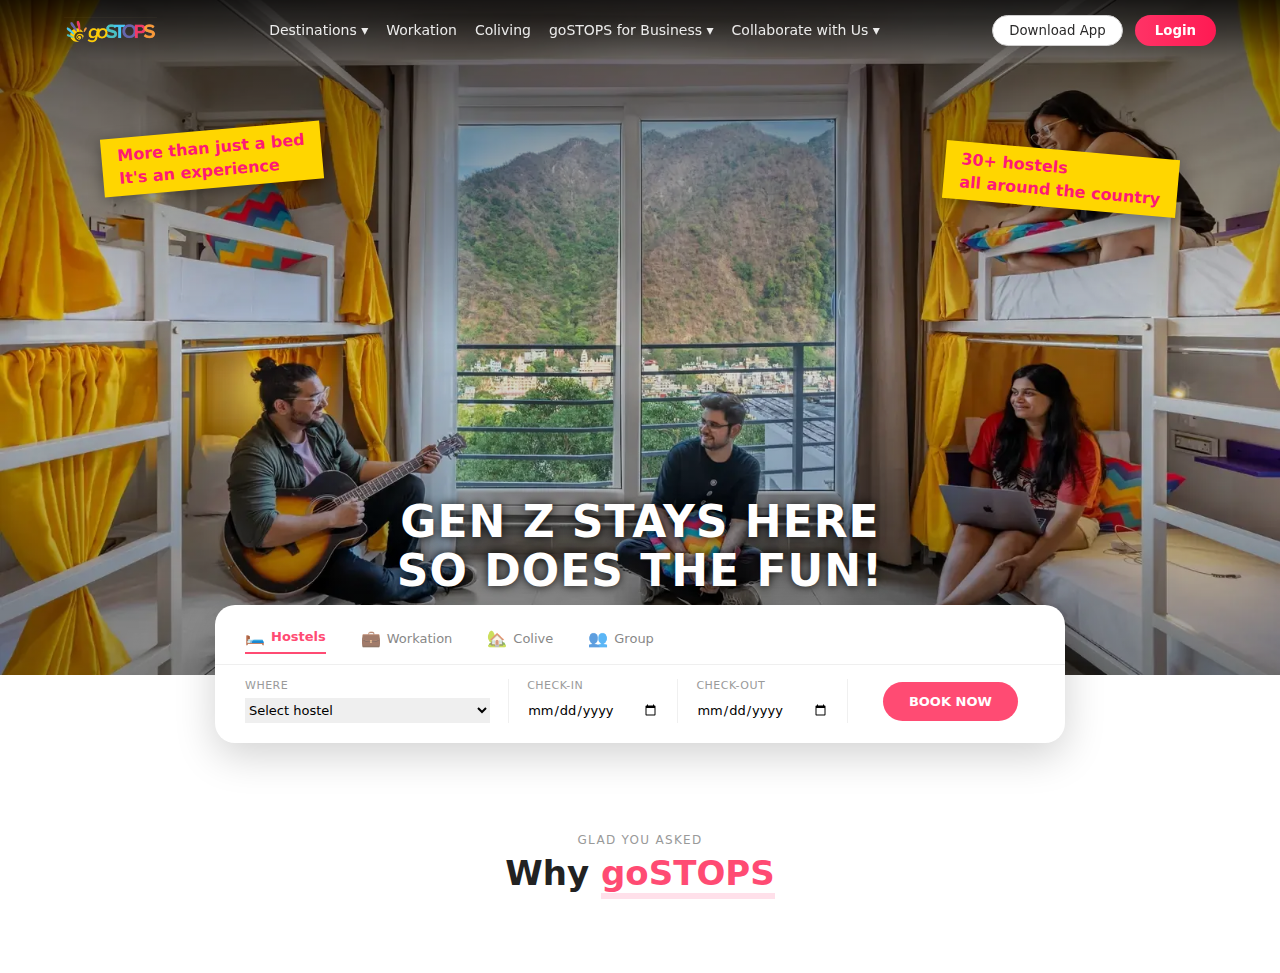
<file: index.html>
<!DOCTYPE html>
<html lang="en">
<head>
  <meta charset="UTF-8">
  <title>goSTOPS Hero Clone</title>
  <meta name="viewport" content="width=device-width, initial-scale=1.0">

  <link rel="stylesheet" href="style.css">
  <script src="script.js" defer></script>
</head>
<body>

  <header class="main-header">
    <div class="container nav-bar">

      <a href="index.html" class="logo">
        <img src="images/gostops-logo.png" alt="goSTOPS Logo">
      </a>

      <button class="menu-toggle" id="menuToggle" aria-label="Toggle navigation">
        ☰
      </button>

      <nav class="nav-links" id="navLinks">

        <div class="nav-item nav-item-destinations">
          <a href="index.html" id="Destination">Destinations ▾</a>

          <div class="mega-menu">
            <div class="mega-menu-columns">

              <div class="mega-column">
                <a href="#Alibaug">Alibaug</a>
                <a href="#Alleppey Lite">Alleppey Lite</a>
                <a href="#Amritsar, Chatiwind Gate">Amritsar, Chatiwind Gate</a>
                <a href="#Bengaluru, Gandhi Nagar Majestic">Bengaluru, Gandhi Nagar Majestic</a>
                <a href="Bengaluru, HSR Silk Board">Bengaluru, HSR Silk Board</a>
                <a href="#Bengaluru, Jayanagar">
                  Bengaluru, Jayanagar
                  <span class="mega-tag">NEW</span>
                </a>
                <a href="#Bir, Landing Site">Bir, Landing Site</a>
                <a href="#Coorg">Coorg</a>
              </div>

              <div class="mega-column">
                <a href="#Dehradun, Maldevta">Dehradun, Maldevta</a>
                <a href="#Delhi">Delhi</a>
                <a href="#Goa, Baga">Goa, Baga</a>
                <a href="#Goa, Calangute Lite">Goa, Calangute Lite</a>
                <a href="#Goa, Panaji PLUS">Goa, Panaji PLUS</a>
                <a href="#Goa, Vagator PLUS">Goa, Vagator PLUS</a>
                <a href="#Gurugram, Baani Square PLUS">Gurugram, Baani Square PLUS</a>
                <a href="#Jaipur Lite">Jaipur Lite</a>
              </div>

              <div class="mega-column">
                <a href="#Kasol">Kasol</a>
                <a href="#Kasol PLUS">
                  Kasol PLUS
                  <span class="mega-tag">NEW</span>
                </a>
                <a href="#Mcleodganj, Bhagsu">Mcleodganj, Bhagsu</a>
                <a href="#Mcleodganj, Mall Road">
                  Mcleodganj, Mall Road
                  <span class="mega-tag">NEW</span>
                </a>
                <a href="#Mukteshwar">Mukteshwar</a>
                <a href="#Mussoorie, Clock Tower">
                  Mussoorie, Clock Tower
                  <span class="mega-tag">NEW</span>
                </a>
                <a href="#Mussoorie, Library Road">Mussoorie, Library Road</a>
                <a href="#Mussoorie, Picture Palace">Mussoorie, Picture Palace</a>
              </div>

              <div class="mega-column">
                <a href="#Nainital">Nainital</a>
                <a href="#Ooty">Ooty</a>
                <a href="#Pondicherry Near Auroville">Pondicherry Near Auroville</a>
                <a href="#Rishikesh, Lakshman Jhula">Rishikesh, Lakshman Jhula</a>
                <a href="#Rishikesh, Tapovan PLUS">Rishikesh, Tapovan PLUS</a>
                <a href="#Srinagar">Srinagar</a>
                <a href="#Udaipur">Udaipur</a>
                <a href="#Udaipur PLUS, Gulab Bagh">
                  Udaipur PLUS, Gulab Bagh
                  <span class="mega-tag">NEW</span>
                </a>
              </div>

              <div class="mega-column">
                <a href="#Varanasi Lite">Varanasi Lite</a>
              </div>

            </div>

            <div class="mega-footer">
              <a class="mega-view-btn" href="#Destination">
                View all locations
              </a>
            </div>
          </div>
        </div>

        <a href="Workation.html">Workation</a>
        <a href="coliving.html">Coliving</a>

        <div class="nav-item nav-item-business">
          <a href="goSTOPS-or-Business.html">goSTOPS for Business ▾</a>
          <div class="dropdown-menu">
            <a href="#Team Workation">Team Workation</a>
            <a href="#Offsite">Offsite</a>
          </div>
        </div>

        <div class="nav-item nav-item-collab">
          <a href="Collaborate-with-Us.html">Collaborate with Us ▾</a>
          <div class="dropdown-menu">
            <a href="#Free Creator Stay">Free Creator Stay</a>
            <a href="#Host a Free Event">Host a Free Event</a>
            <a href="#Careers">Careers</a>
            <a href="#Property Partners">Property Partners</a>
          </div>
        </div>

      </nav>

      <div class="nav-buttons">
        <button class="btn-outline">Download App</button>
        <button class="btn-login">Login</button>
      </div>

    </div>
  </header>

  <section class="hero">
    <div class="hero-overlay"></div>

    <div class="hero-badge hero-badge-left">
      <p>More than just a bed</p>
      <p>It's an experience</p>
    </div>

    <div class="hero-badge hero-badge-right">
      <p>30+ hostels</p>
      <p>all around the country</p>
    </div>

    <div class="hero-center-text">
      <h1>GEN Z STAYS HERE<br>SO DOES THE FUN!</h1>
    </div>
  </section>

  <section class="search-wrapper">
    <div class="search-card">

      <div class="booking-tabs">
        <a href="index.html" class="tab active">
          <span class="tab-icon">🛏️</span>
          <span>Hostels</span>
        </a>
        <a href="Workation.html" class="tab">
          <span class="tab-icon">💼</span>
          <span>Workation</span>
        </a>
        <a href="coliving.html" class="tab">
          <span class="tab-icon">🏡</span>
          <span>Colive</span>
        </a>
        <a href="#" class="tab">
          <span class="tab-icon">👥</span>
          <span>Group</span>
        </a>
      </div>

      <div class="search-form">
        <div class="field">
          <label>Where</label>
          <select>
            <option>Select hostel</option>
            <option>Delhi</option>
            <option>Jaipur</option>
            <option>Rishikesh</option>
            <option>Goa</option>
          </select>
        </div>

        <div class="field">
          <label>Check-in</label>
          <input type="date">
        </div>

        <div class="field">
          <label>Check-out</label>
          <input type="date">
        </div>

        <div class="field field-button">
          <button class="btn-book">BOOK NOW</button>
        </div>
      </div>

    </div>
  </section>

  <section class="why-section">
    <div class="container">
      <p class="why-small">GLAD YOU ASKED</p>
      <h2 class="why-title">Why <span>goSTOPS</span></h2>
    </div>
  </section>

</body>
</html>
</file>
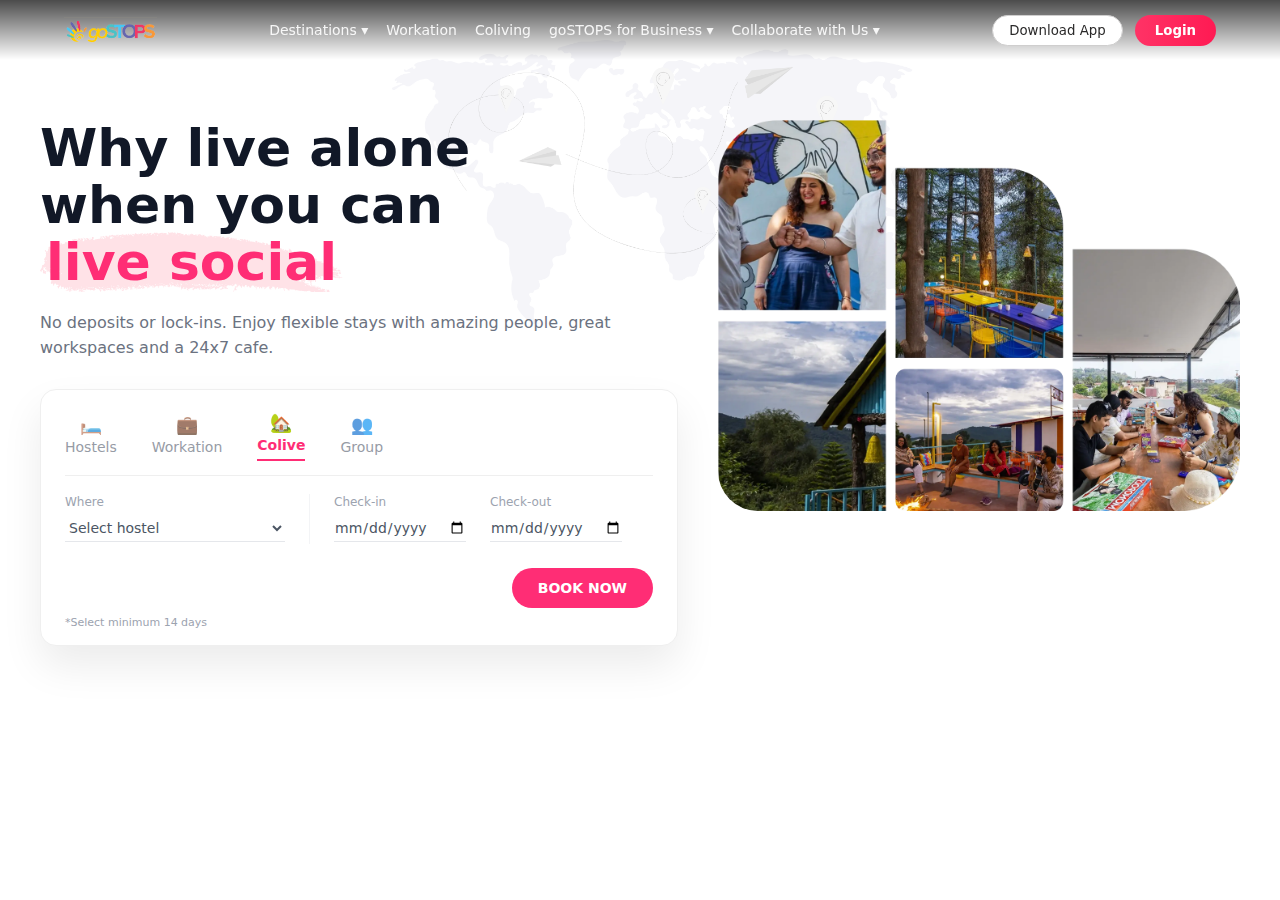
<file: coliving.html>
<!DOCTYPE html>
<html lang="en">
<head>
  <meta charset="UTF-8">
  <meta name="viewport" content="width=device-width, initial-scale=1.0">
  <title>goSTOPS | Coliving</title>

  <link rel="stylesheet" href="coliving.css">
  <script src="script.js" defer></script>
</head>
<body>

  <header class="main-header">
    <div class="container nav-bar">

      <a href="index.html" class="logo">
        <img src="images/gostops-logo.png" alt="goSTOPS Logo">
      </a>

      <button class="menu-toggle" id="menuToggle" aria-label="Toggle navigation">
        ☰
      </button>

      <nav class="nav-links" id="navLinks">

        <div class="nav-item nav-item-destinations">
          <a href="index.html" id="Destination">Destinations ▾</a>

          <div class="mega-menu">
            <div class="mega-menu-columns">

              <div class="mega-column">
                <a href="#Alibaug">Alibaug</a>
                <a href="#Alleppey Lite">Alleppey Lite</a>
                <a href="#Amritsar, Chatiwind Gate">Amritsar, Chatiwind Gate</a>
                <a href="#Bengaluru, Gandhi Nagar Majestic">Bengaluru, Gandhi Nagar Majestic</a>
                <a href="Bengaluru, HSR Silk Board">Bengaluru, HSR Silk Board</a>
                <a href="#Bengaluru, Jayanagar">
                  Bengaluru, Jayanagar
                  <span class="mega-tag">NEW</span>
                </a>
                <a href="#Bir, Landing Site">Bir, Landing Site</a>
                <a href="#Coorg">Coorg</a>
              </div>

              <div class="mega-column">
                <a href="#Dehradun, Maldevta">Dehradun, Maldevta</a>
                <a href="#Delhi">Delhi</a>
                <a href="#Goa, Baga">Goa, Baga</a>
                <a href="#Goa, Calangute Lite">Goa, Calangute Lite</a>
                <a href="#Goa, Panaji PLUS">Goa, Panaji PLUS</a>
                <a href="#Goa, Vagator PLUS">Goa, Vagator PLUS</a>
                <a href="#Gurugram, Baani Square PLUS">Gurugram, Baani Square PLUS</a>
                <a href="#Jaipur Lite">Jaipur Lite</a>
              </div>

              <div class="mega-column">
                <a href="#Kasol">Kasol</a>
                <a href="#Kasol PLUS">
                  Kasol PLUS
                  <span class="mega-tag">NEW</span>
                </a>
                <a href="#Mcleodganj, Bhagsu">Mcleodganj, Bhagsu</a>
                <a href="#Mcleodganj, Mall Road">
                  Mcleodganj, Mall Road
                  <span class="mega-tag">NEW</span>
                </a>
                <a href="#Mukteshwar">Mukteshwar</a>
                <a href="#Mussoorie, Clock Tower">
                  Mussoorie, Clock Tower
                  <span class="mega-tag">NEW</span>
                </a>
                <a href="#Mussoorie, Library Road">Mussoorie, Library Road</a>
                <a href="#Mussoorie, Picture Palace">Mussoorie, Picture Palace</a>
              </div>

              <div class="mega-column">
                <a href="#Nainital">Nainital</a>
                <a href="#Ooty">Ooty</a>
                <a href="#Pondicherry Near Auroville">Pondicherry Near Auroville</a>
                <a href="#Rishikesh, Lakshman Jhula">Rishikesh, Lakshman Jhula</a>
                <a href="#Rishikesh, Tapovan PLUS">Rishikesh, Tapovan PLUS</a>
                <a href="#Srinagar">Srinagar</a>
                <a href="#Udaipur">Udaipur</a>
                <a href="#Udaipur PLUS, Gulab Bagh">
                  Udaipur PLUS, Gulab Bagh
                  <span class="mega-tag">NEW</span>
                </a>
              </div>

              <div class="mega-column">
                <a href="#Varanasi Lite">Varanasi Lite</a>
              </div>

            </div>

            <div class="mega-footer">
              <a class="mega-view-btn" href="#Destination">
                View all locations
              </a>
            </div>
          </div>
        </div>

        <a href="Workation.html">Workation</a>
        <a href="coliving.html" class="active">Coliving</a>

         <div class="nav-item nav-item-business">
          <a href="goSTOPS-or-Business.html">goSTOPS for Business ▾</a>
          <div class="dropdown-menu">
            <a href="#Team Workation">Team Workation</a>
            <a href="#Offsite">Offsite</a>
          </div>
        </div>

        <div class="nav-item nav-item-collab">
          <a href="Collaborate-with-Us.html">Collaborate with Us ▾</a>
          <div class="dropdown-menu">
            <a href="#Free Creator Stay">Free Creator Stay</a>
            <a href="#Host a Free Event">Host a Free Event</a>
            <a href="#Careers">Careers</a>
            <a href="#Property Partners">Property Partners</a>
          </div>
        </div>
      </nav>

      <div class="nav-buttons">
        <button class="btn-outline">Download App</button>
        <button class="btn-login">Login</button>
      </div>

    </div>
  </header>

  <main>
    <section class="hero">
      <div class="hero-inner">

        <div class="hero-left">
          <h1 class="hero-title">
            Why live alone<br>
            when you can<br>
            <span class="highlight-text">live social</span>
          </h1>

          <p class="hero-subtitle">
            No deposits or lock-ins. Enjoy flexible stays with amazing people,
            great workspaces and a 24x7 cafe.
          </p>

          <form class="booking-card" action="#" method="get">

            <div class="booking-tabs">
              <a href="index.html" class="tab">
                <span class="tab-icon">🛏️</span>
                <span>Hostels</span>
              </a>
              <a href="Workation.html" class="tab">
                <span class="tab-icon">💼</span>
                <span>Workation</span>
              </a>
              <a href="coliving.css" class="tab active">
                <span class="tab-icon">🏡</span>
                <span>Colive</span>
              </a>
              <a href="#" class="tab">
                <span class="tab-icon">👥</span>
                <span>Group</span>
              </a>
            </div>

            <div class="booking-fields">

              <div class="field where">
                <label for="hostel">Where</label>
                <select id="hostel" name="hostel" required>
                  <option value="" disabled selected>Select hostel</option>
                  <option value="bangalore">goSTOPS Bangalore</option>
                  <option value="delhi">goSTOPS Delhi</option>
                  <option value="pune">goSTOPS Pune</option>
                </select>
              </div>

              <div class="divider"></div>

              <div class="field">
                <label for="checkin">Check-in</label>
                <input type="date" id="checkin" name="checkin" required>
              </div>

              <div class="field">
                <label for="checkout">Check-out</label>
                <input type="date" id="checkout" name="checkout" required>
              </div>

              <button type="submit" class="btn-book">BOOK NOW</button>
            </div>

            <p class="min-days-note">*Select minimum 14 days</p>
          </form>
        </div>

        <div class="hero-right">
          <div class="image-wrapper">
            <img
              src="images/coliving page side.webp"
              alt="People enjoying coliving"
              class="coliving-image"
            >
          </div>
        </div>

      </div>
    </section>
  </main>

</body>
</html>
</file>
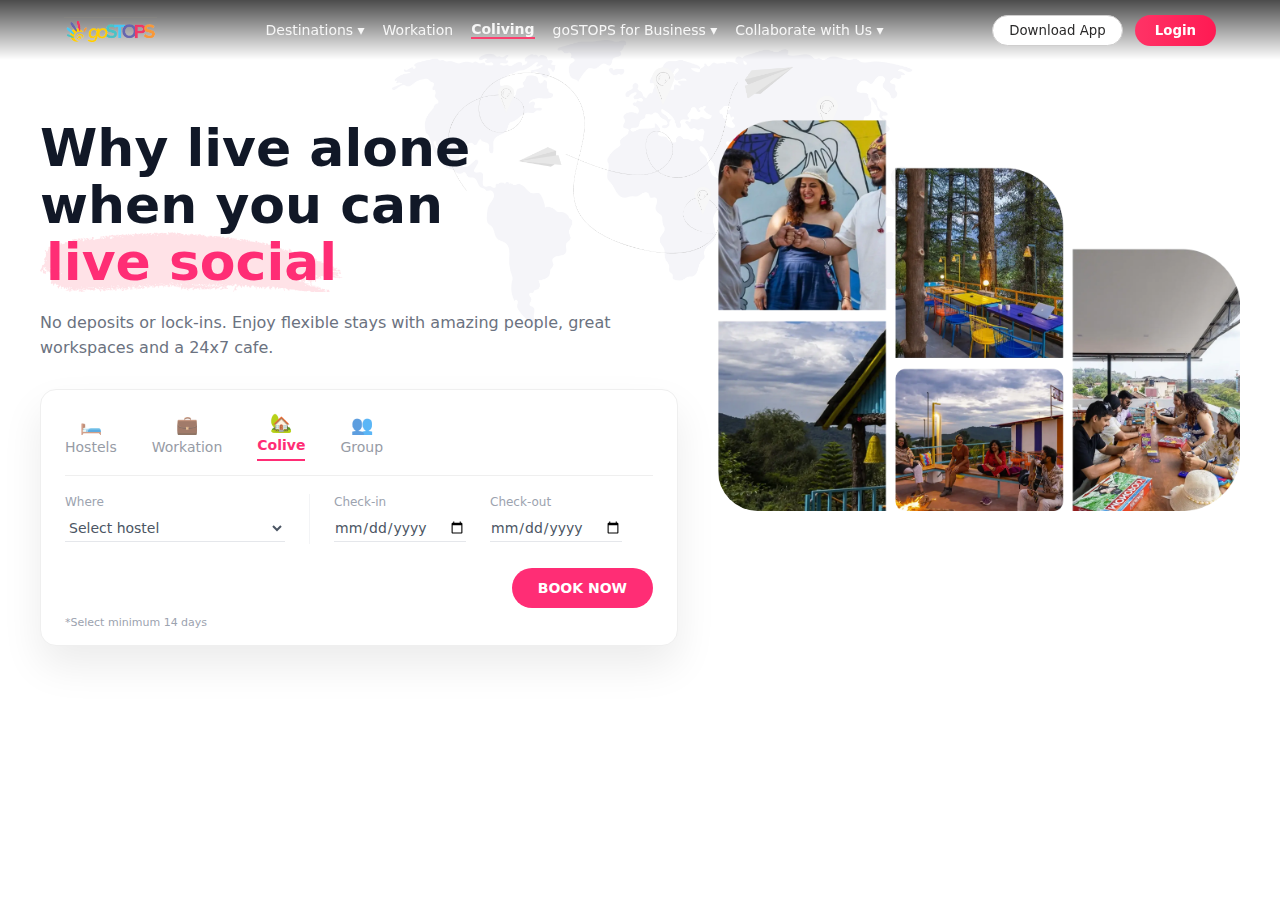
<file: Coliving.html>
<!DOCTYPE html>
<html lang="en">
<head>
  <meta charset="UTF-8">
  <meta name="viewport" content="width=device-width, initial-scale=1.0">
  <title>goSTOPS | Coliving</title>

  <link rel="stylesheet" href="coliving.css">
  <script src="script.js" defer></script>
</head>
<body>

  <header class="main-header">
    <div class="container nav-bar">

      <a href="index.html" class="logo">
        <img src="images/gostops-logo.png" alt="goSTOPS Logo">
      </a>

      <button class="menu-toggle" id="menuToggle" aria-label="Toggle navigation">
        ☰
      </button>

      <nav class="nav-links" id="navLinks">

        <div class="nav-item nav-item-destinations">
          <a href="index.html" id="Destination">Destinations ▾</a>

          <div class="mega-menu">
            <div class="mega-menu-columns">

              <div class="mega-column">
                <a href="#Alibaug">Alibaug</a>
                <a href="#Alleppey Lite">Alleppey Lite</a>
                <a href="#Amritsar, Chatiwind Gate">Amritsar, Chatiwind Gate</a>
                <a href="#Bengaluru, Gandhi Nagar Majestic">Bengaluru, Gandhi Nagar Majestic</a>
                <a href="Bengaluru, HSR Silk Board">Bengaluru, HSR Silk Board</a>
                <a href="#Bengaluru, Jayanagar">
                  Bengaluru, Jayanagar
                  <span class="mega-tag">NEW</span>
                </a>
                <a href="#Bir, Landing Site">Bir, Landing Site</a>
                <a href="#Coorg">Coorg</a>
              </div>

              <div class="mega-column">
                <a href="#Dehradun, Maldevta">Dehradun, Maldevta</a>
                <a href="#Delhi">Delhi</a>
                <a href="#Goa, Baga">Goa, Baga</a>
                <a href="#Goa, Calangute Lite">Goa, Calangute Lite</a>
                <a href="#Goa, Panaji PLUS">Goa, Panaji PLUS</a>
                <a href="#Goa, Vagator PLUS">Goa, Vagator PLUS</a>
                <a href="#Gurugram, Baani Square PLUS">Gurugram, Baani Square PLUS</a>
                <a href="#Jaipur Lite">Jaipur Lite</a>
              </div>

              <div class="mega-column">
                <a href="#Kasol">Kasol</a>
                <a href="#Kasol PLUS">
                  Kasol PLUS
                  <span class="mega-tag">NEW</span>
                </a>
                <a href="#Mcleodganj, Bhagsu">Mcleodganj, Bhagsu</a>
                <a href="#Mcleodganj, Mall Road">
                  Mcleodganj, Mall Road
                  <span class="mega-tag">NEW</span>
                </a>
                <a href="#Mukteshwar">Mukteshwar</a>
                <a href="#Mussoorie, Clock Tower">
                  Mussoorie, Clock Tower
                  <span class="mega-tag">NEW</span>
                </a>
                <a href="#Mussoorie, Library Road">Mussoorie, Library Road</a>
                <a href="#Mussoorie, Picture Palace">Mussoorie, Picture Palace</a>
              </div>

              <div class="mega-column">
                <a href="#Nainital">Nainital</a>
                <a href="#Ooty">Ooty</a>
                <a href="#Pondicherry Near Auroville">Pondicherry Near Auroville</a>
                <a href="#Rishikesh, Lakshman Jhula">Rishikesh, Lakshman Jhula</a>
                <a href="#Rishikesh, Tapovan PLUS">Rishikesh, Tapovan PLUS</a>
                <a href="#Srinagar">Srinagar</a>
                <a href="#Udaipur">Udaipur</a>
                <a href="#Udaipur PLUS, Gulab Bagh">
                  Udaipur PLUS, Gulab Bagh
                  <span class="mega-tag">NEW</span>
                </a>
              </div>

              <div class="mega-column">
                <a href="#Varanasi Lite">Varanasi Lite</a>
              </div>

            </div>

            <div class="mega-footer">
              <a class="mega-view-btn" href="#Destination">
                View all locations
              </a>
            </div>
          </div>
        </div>

        <a href="Workation.html">Workation</a>
        <a href="coliving.html" class="active-link">Coliving</a>

         <div class="nav-item nav-item-business">
          <a href="goSTOPS-or-Business.html">goSTOPS for Business ▾</a>
          <div class="dropdown-menu">
            <a href="#Team Workation">Team Workation</a>
            <a href="#Offsite">Offsite</a>
          </div>
        </div>

        <div class="nav-item nav-item-collab">
          <a href="Collaborate-with-Us.html">Collaborate with Us ▾</a>
          <div class="dropdown-menu">
            <a href="#Free Creator Stay">Free Creator Stay</a>
            <a href="#Host a Free Event">Host a Free Event</a>
            <a href="#Careers">Careers</a>
            <a href="#Property Partners">Property Partners</a>
          </div>
        </div>

      </nav>

      <div class="nav-buttons">
        <button class="btn-outline">Download App</button>
        <button class="btn-login">Login</button>
      </div>

    </div>
  </header>

  <main>
    <section class="hero">
      <div class="hero-inner">

        <div class="hero-left">
          <h1 class="hero-title">
            Why live alone<br>
            when you can<br>
            <span class="highlight-text">live social</span>
          </h1>

          <p class="hero-subtitle">
            No deposits or lock-ins. Enjoy flexible stays with amazing people,
            great workspaces and a 24x7 cafe.
          </p>

          <form class="booking-card" action="#" method="get">

            <div class="booking-tabs">
              <a href="index.html" class="tab">
                <span class="tab-icon">🛏️</span>
                <span>Hostels</span>
              </a>
              <a href="Workation.html" class="tab">
                <span class="tab-icon">💼</span>
                <span>Workation</span>
              </a>
              <a href="coliving.html" class="tab active">
                <span class="tab-icon">🏡</span>
                <span>Colive</span>
              </a>
              <a href="#" class="tab">
                <span class="tab-icon">👥</span>
                <span>Group</span>
              </a>
            </div>

            <div class="booking-fields">

              <div class="field where">
                <label for="hostel">Where</label>
                <select id="hostel" name="hostel" required>
                  <option value="" disabled selected>Select hostel</option>
                  <option value="bangalore">goSTOPS Bangalore</option>
                  <option value="delhi">goSTOPS Delhi</option>
                  <option value="pune">goSTOPS Pune</option>
                </select>
              </div>

              <div class="divider"></div>

              <div class="field">
                <label for="checkin">Check-in</label>
                <input type="date" id="checkin" name="checkin" required>
              </div>

              <div class="field">
                <label for="checkout">Check-out</label>
                <input type="date" id="checkout" name="checkout" required>
              </div>

              <button type="submit" class="btn-book">BOOK NOW</button>
            </div>

            <p class="min-days-note">*Select minimum 14 days</p>
          </form>
        </div>

        <div class="hero-right">
          <div class="image-wrapper">
            <img
              src="images/coliving page side.webp"
              alt="People enjoying coliving"
              class="coliving-image"
            >
          </div>
        </div>

      </div>
    </section>
  </main>

</body>
</html>
</file>
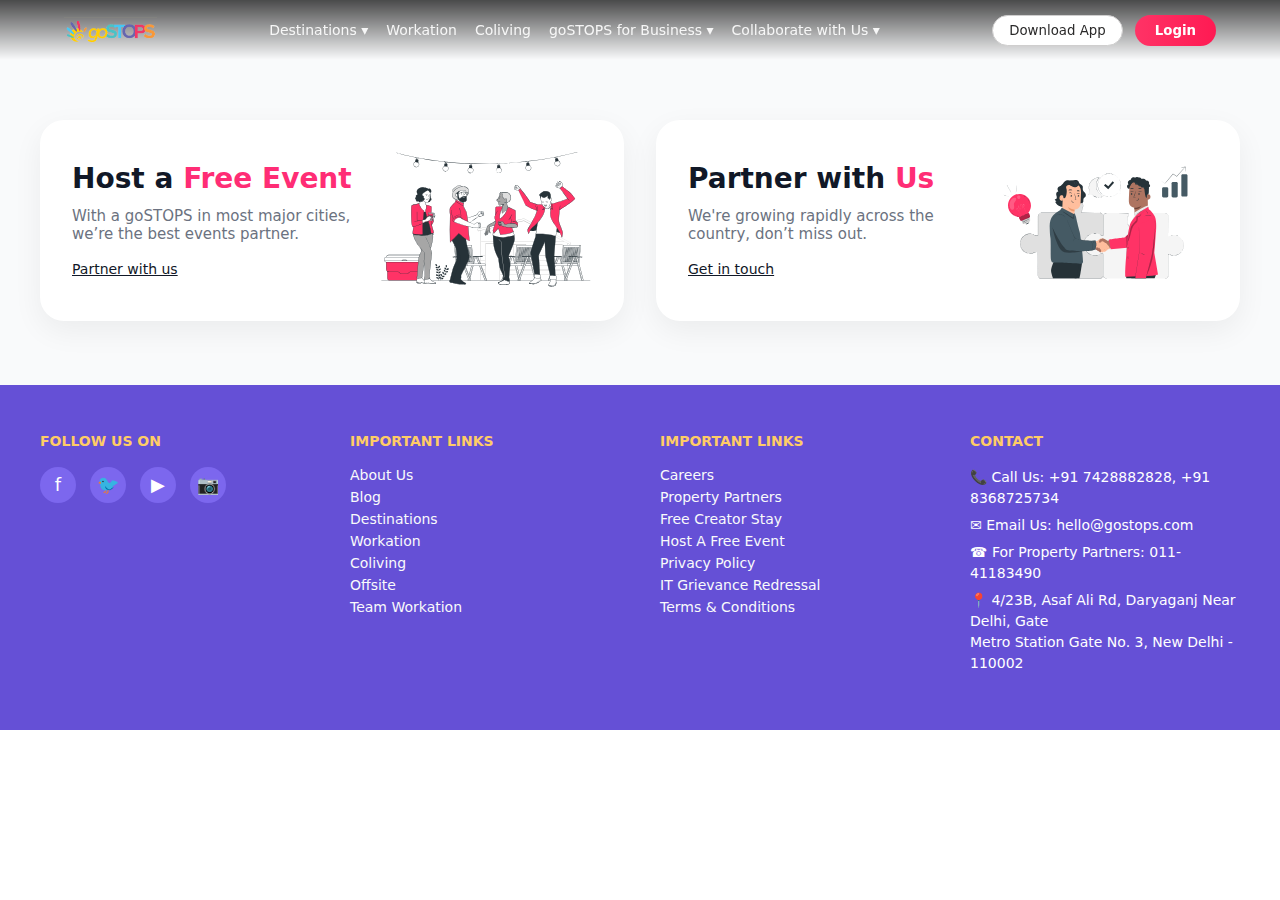
<file: Collaborate-with-Us.html>
<!DOCTYPE html>
<html lang="en">
<head>
  <meta charset="UTF-8">
  <meta name="viewport" content="width=device-width, initial-scale=1.0">
  <title>goSTOPS | Collaborate with Us</title>
 <link rel="icon" type="image/png" href="images/favicon.jpg">
  <link rel="stylesheet" href="collaborate.css">
  <script src="script.js" defer></script>
</head>
<body>

  <header class="main-header">
    <div class="container nav-bar">

      <a href="index.html" class="logo">
        <img src="images/gostops-logo.png" alt="goSTOPS Logo">
      </a>

      <button class="menu-toggle" id="menuToggle" aria-label="Toggle navigation">
        ☰
      </button>

      <nav class="nav-links" id="navLinks">

        <div class="nav-item nav-item-destinations">
          <a href="index.html" id="Destination">Destinations ▾</a>

          <div class="mega-menu">
            <div class="mega-menu-columns">

              <div class="mega-column">
                <a href="#Alibaug">Alibaug</a>
                <a href="#Alleppey Lite">Alleppey Lite</a>
                <a href="#Amritsar, Chatiwind Gate">Amritsar, Chatiwind Gate</a>
                <a href="#Bengaluru, Gandhi Nagar Majestic">Bengaluru, Gandhi Nagar Majestic</a>
                <a href="Bengaluru, HSR Silk Board">Bengaluru, HSR Silk Board</a>
                <a href="#Bengaluru, Jayanagar">
                  Bengaluru, Jayanagar
                  <span class="mega-tag">NEW</span>
                </a>
                <a href="#Bir, Landing Site">Bir, Landing Site</a>
                <a href="#Coorg">Coorg</a>
              </div>

              <div class="mega-column">
                <a href="#Dehradun, Maldevta">Dehradun, Maldevta</a>
                <a href="#Delhi">Delhi</a>
                <a href="#Goa, Baga">Goa, Baga</a>
                <a href="#Goa, Calangute Lite">Goa, Calangute Lite</a>
                <a href="#Goa, Panaji PLUS">Goa, Panaji PLUS</a>
                <a href="#Goa, Vagator PLUS">Goa, Vagator PLUS</a>
                <a href="#Gurugram, Baani Square PLUS">Gurugram, Baani Square PLUS</a>
                <a href="#Jaipur Lite">Jaipur Lite</a>
              </div>

              <div class="mega-column">
                <a href="#Kasol">Kasol</a>
                <a href="#Kasol PLUS">
                  Kasol PLUS
                  <span class="mega-tag">NEW</span>
                </a>
                <a href="#Mcleodganj, Bhagsu">Mcleodganj, Bhagsu</a>
                <a href="#Mcleodganj, Mall Road">
                  Mcleodganj, Mall Road
                  <span class="mega-tag">NEW</span>
                </a>
                <a href="#Mukteshwar">Mukteshwar</a>
                <a href="#Mussoorie, Clock Tower">
                  Mussoorie, Clock Tower
                  <span class="mega-tag">NEW</span>
                </a>
                <a href="#Mussoorie, Library Road">Mussoorie, Library Road</a>
                <a href="#Mussoorie, Picture Palace">Mussoorie, Picture Palace</a>
              </div>

              <div class="mega-column">
                <a href="#Nainital">Nainital</a>
                <a href="#Ooty">Ooty</a>
                <a href="#Pondicherry Near Auroville">Pondicherry Near Auroville</a>
                <a href="#Rishikesh, Lakshman Jhula">Rishikesh, Lakshman Jhula</a>
                <a href="#Rishikesh, Tapovan PLUS">Rishikesh, Tapovan PLUS</a>
                <a href="#Srinagar">Srinagar</a>
                <a href="#Udaipur">Udaipur</a>
                <a href="#Udaipur PLUS, Gulab Bagh">
                  Udaipur PLUS, Gulab Bagh
                  <span class="mega-tag">NEW</span>
                </a>
              </div>

              <div class="mega-column">
                <a href="#Varanasi Lite">Varanasi Lite</a>
              </div>

            </div>

            <div class="mega-footer">
              <a class="mega-view-btn" href="#Destination">
                View all locations
              </a>
            </div>
          </div>
        </div>

        <a href="Workation.html">Workation</a>
        <a href="coliving.html">Coliving</a>
         <div class="nav-item nav-item-business">
          <a href="goSTOPS-or-Business.html">goSTOPS for Business ▾</a>
          <div class="dropdown-menu">
            <a href="#Team Workation">Team Workation</a>
            <a href="#Offsite">Offsite</a>
          </div>
        </div>

        <div class="nav-item nav-item-collab">
          <a href="Collaborate-with-Us.html">Collaborate with Us ▾</a>
          <div class="dropdown-menu">
            <a href="#Free Creator Stay">Free Creator Stay</a>
            <a href="#Host a Free Event">Host a Free Event</a>
            <a href="#Careers">Careers</a>
            <a href="#Property Partners">Property Partners</a>
          </div>
        </div>

      </nav>

      <div class="nav-buttons">
        <button class="btn-outline">Download App</button>
        <button class="btn-login">Login</button>
      </div>

    </div>
  </header>

  <main>
    <section class="cards-section">
      <div class="cards-inner">

        <article class="collab-card">
          <div class="card-content">
            <h2 class="card-title">
              Host a <span class="pink">Free Event</span>
            </h2>
            <p class="card-text">
              With a goSTOPS in most major cities, we’re the best events partner.
            </p>
            <a href="#" class="card-link">Partner with us</a>
          </div>

          <div class="card-image">
            <img
              src="images/collaborate left.svg"
              alt="People hosting an event"
            >
          </div>
        </article>

        <article class="collab-card">
          <div class="card-content">
            <h2 class="card-title">
              Partner with <span class="pink">Us</span>
            </h2>
            <p class="card-text">
              We're growing rapidly across the country, don’t miss out.
            </p>
            <a href="#" class="card-link">Get in touch</a>
          </div>

          <div class="card-image">
            <img
              src="images/collaborate right.svg"
              alt="Business partners shaking hands"
            >
          </div>
        </article>

      </div>
    </section>

    <footer class="footer">
      <div class="footer-inner">

        <div class="footer-column">
          <h3 class="footer-heading">FOLLOW US ON</h3>
          <div class="social-row">
            <span class="social-icon">f</span>
            <span class="social-icon">🐦</span>
            <span class="social-icon">▶</span>
            <span class="social-icon">📷</span>
          </div>
        </div>

        <div class="footer-column">
          <h3 class="footer-heading">IMPORTANT LINKS</h3>
          <ul class="footer-list">
            <li><a href="#">About Us</a></li>
            <li><a href="#">Blog</a></li>
            <li><a href="index.html">Destinations</a></li>
            <li><a href="Workation.html">Workation</a></li>
            <li><a href="coliving.html">Coliving</a></li>
            <li><a href="#">Offsite</a></li>
            <li><a href="goSTOPS for Business.html">Team Workation</a></li>
          </ul>
        </div>

        <div class="footer-column">
          <h3 class="footer-heading">IMPORTANT LINKS</h3>
          <ul class="footer-list">
            <li><a href="#">Careers</a></li>
            <li><a href="#">Property Partners</a></li>
            <li><a href="#">Free Creator Stay</a></li>
            <li><a href="#">Host A Free Event</a></li>
            <li><a href="#">Privacy Policy</a></li>
            <li><a href="#">IT Grievance Redressal</a></li>
            <li><a href="#">Terms &amp; Conditions</a></li>
          </ul>
        </div>

        <div class="footer-column">
          <h3 class="footer-heading">CONTACT</h3>
          <ul class="footer-list contact-list">
            <li>📞 Call Us: +91 7428882828, +91 8368725734</li>
            <li>✉ Email Us: hello@gostops.com</li>
            <li>☎ For Property Partners: 011-41183490</li>
            <li>📍 4/23B, Asaf Ali Rd, Daryaganj Near Delhi, Gate<br>
                Metro Station Gate No. 3, New Delhi - 110002</li>
          </ul>
        </div>

      </div>
    </footer>

  </main>

</body>
</html>
</file>
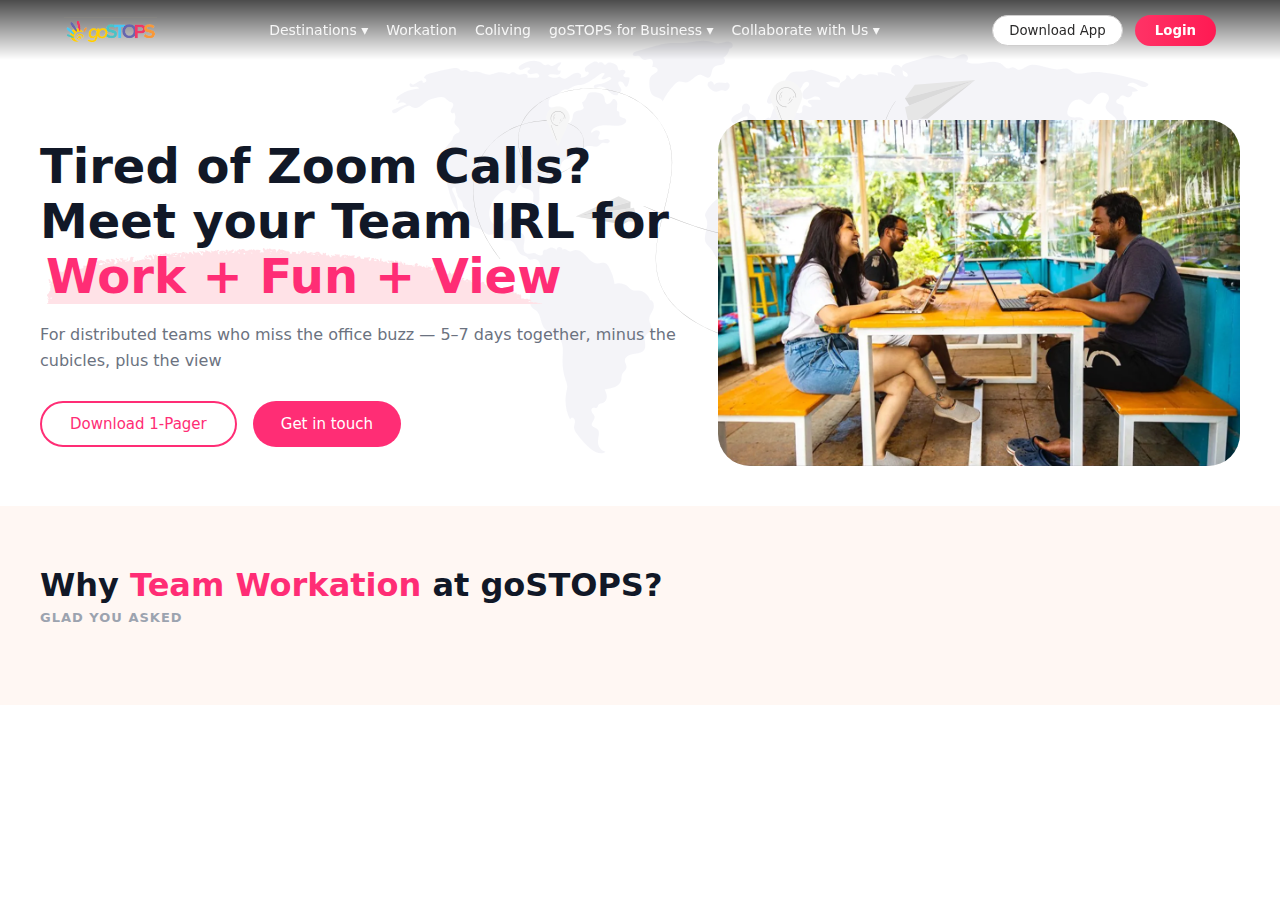
<file: goSTOPS-or-Business.html>
<!DOCTYPE html>
<html lang="en">
<head>
  <meta charset="UTF-8">
  <meta name="viewport" content="width=device-width, initial-scale=1.0">
  <title>goSTOPS | Team Workation for Business</title>
 <link rel="icon" type="image/png" href="images/favicon.jpg">
  <link rel="stylesheet" href="business.css">
   <script src="script.js" defer></script>
</head>
<body>

  <header class="main-header">
    <div class="container nav-bar">

      <a href="index.html" class="logo">
        <img src="images/gostops-logo.png" alt="goSTOPS Logo">
      </a>

      <button class="menu-toggle" id="menuToggle" aria-label="Toggle navigation">
        ☰
      </button>

      <nav class="nav-links" id="navLinks">

        <div class="nav-item nav-item-destinations">
          <a href="index.html" id="Destination">Destinations ▾</a>

          <div class="mega-menu">
            <div class="mega-menu-columns">

              <div class="mega-column">
                <a href="#Alibaug">Alibaug</a>
                <a href="#Alleppey Lite">Alleppey Lite</a>
                <a href="#Amritsar, Chatiwind Gate">Amritsar, Chatiwind Gate</a>
                <a href="#Bengaluru, Gandhi Nagar Majestic">Bengaluru, Gandhi Nagar Majestic</a>
                <a href="Bengaluru, HSR Silk Board">Bengaluru, HSR Silk Board</a>
                <a href="#Bengaluru, Jayanagar">
                  Bengaluru, Jayanagar
                  <span class="mega-tag">NEW</span>
                </a>
                <a href="#Bir, Landing Site">Bir, Landing Site</a>
                <a href="#Coorg">Coorg</a>
              </div>

              <div class="mega-column">
                <a href="#Dehradun, Maldevta">Dehradun, Maldevta</a>
                <a href="#Delhi">Delhi</a>
                <a href="#Goa, Baga">Goa, Baga</a>
                <a href="#Goa, Calangute Lite">Goa, Calangute Lite</a>
                <a href="#Goa, Panaji PLUS">Goa, Panaji PLUS</a>
                <a href="#Goa, Vagator PLUS">Goa, Vagator PLUS</a>
                <a href="#Gurugram, Baani Square PLUS">Gurugram, Baani Square PLUS</a>
                <a href="#Jaipur Lite">Jaipur Lite</a>
              </div>

              <div class="mega-column">
                <a href="#Kasol">Kasol</a>
                <a href="#Kasol PLUS">
                  Kasol PLUS
                  <span class="mega-tag">NEW</span>
                </a>
                <a href="#Mcleodganj, Bhagsu">Mcleodganj, Bhagsu</a>
                <a href="#Mcleodganj, Mall Road">
                  Mcleodganj, Mall Road
                  <span class="mega-tag">NEW</span>
                </a>
                <a href="#Mukteshwar">Mukteshwar</a>
                <a href="#Mussoorie, Clock Tower">
                  Mussoorie, Clock Tower
                  <span class="mega-tag">NEW</span>
                </a>
                <a href="#Mussoorie, Library Road">Mussoorie, Library Road</a>
                <a href="#Mussoorie, Picture Palace">Mussoorie, Picture Palace</a>
              </div>

              <div class="mega-column">
                <a href="#Nainital">Nainital</a>
                <a href="#Ooty">Ooty</a>
                <a href="#Pondicherry Near Auroville">Pondicherry Near Auroville</a>
                <a href="#Rishikesh, Lakshman Jhula">Rishikesh, Lakshman Jhula</a>
                <a href="#Rishikesh, Tapovan PLUS">Rishikesh, Tapovan PLUS</a>
                <a href="#Srinagar">Srinagar</a>
                <a href="#Udaipur">Udaipur</a>
                <a href="#Udaipur PLUS, Gulab Bagh">
                  Udaipur PLUS, Gulab Bagh
                  <span class="mega-tag">NEW</span>
                </a>
              </div>

              <div class="mega-column">
                <a href="#Varanasi Lite">Varanasi Lite</a>
              </div>

            </div>

            <div class="mega-footer">
              <a class="mega-view-btn" href="#Destination">
                View all locations
              </a>
            </div>
          </div>
        </div>

        <a href="Workation.html">Workation</a>
        <a href="coliving.html">Coliving</a>

         <div class="nav-item nav-item-business">
          <a href="goSTOPS-or-Business.html">goSTOPS for Business ▾</a>
          <div class="dropdown-menu">
            <a href="#Team Workation">Team Workation</a>
            <a href="#Offsite">Offsite</a>
          </div>
        </div>

        <div class="nav-item nav-item-collab">
          <a href="Collaborate-with-Us.html">Collaborate with Us ▾</a>
          <div class="dropdown-menu">
            <a href="#Free Creator Stay">Free Creator Stay</a>
            <a href="#Host a Free Event">Host a Free Event</a>
            <a href="#Careers">Careers</a>
            <a href="#Property Partners">Property Partners</a>
          </div>
        </div>

      </nav>

      <div class="nav-buttons">
        <button class="btn-outline">Download App</button>
        <button class="btn-login">Login</button>
      </div>

    </div>
  </header>
  <main>
    <section class="hero">
      <div class="hero-inner">

        <div class="hero-left">
          <h1 class="hero-title">
            Tired of Zoom Calls?<br>
            Meet your Team IRL for<br>
            <span class="highlight-text">Work + Fun + View</span>
          </h1>

          <p class="hero-subtitle">
            For distributed teams who miss the office buzz — 5–7 days
            together, minus the cubicles, plus the view
          </p>

          <div class="hero-buttons">
            <button class="btn-outline big-btn">Download 1-Pager</button>
            <button class="btn-primary big-btn">Get in touch</button>
          </div>
        </div>

        <div class="hero-right">
          <div class="image-wrapper">
            <img
              src="images/for business .webp"
              alt="Team working together at goSTOPS"
              class="hero-image"
            >
          </div>
        </div>

      </div>
    </section>

    <section class="why-section">
      <div class="why-inner">
        <h2 class="why-title">
          Why <span class="pink">Team Workation</span> at goSTOPS?
        </h2>
        <p class="why-subtitle">GLAD YOU ASKED</p>
      </div>
    </section>
  </main>

</body>
</html>
</file>
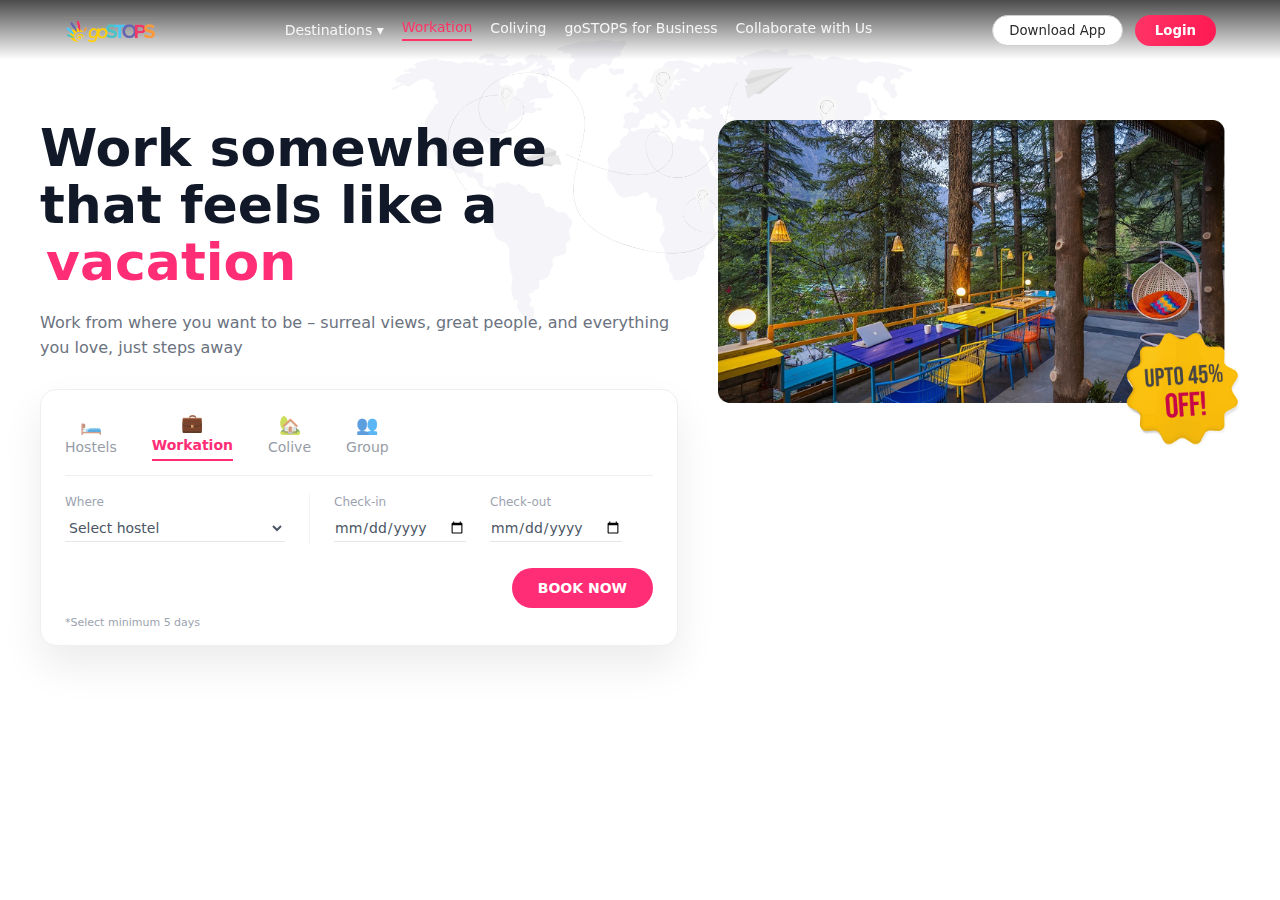
<file: Workation.html>
<!DOCTYPE html>
<html lang="en">
<head>
  <meta charset="UTF-8">
  <meta name="viewport" content="width=device-width, initial-scale=1.0">
  <title>goSTOPS | Workation</title>


  <link rel="stylesheet" href="workation.css">
   <script src="script.js" defer></script>
</head>
<body>


  <header class="navbar">
    <div class="nav-inner">
      <a href="index.html" class="logo">
  <img src="images/gostops-logo.png" alt="goSTOPS Logo">
</a>

  <button class="menu-toggle" id="menuToggle" aria-label="Toggle navigation">
        ☰
      </button>
      <nav class="nav-links" id="navLinks">
        <div class="nav-item nav-item-destinations">
          <a href="index.html" id="Destination">Destinations ▾</a>

          <div class="mega-menu">
            <div class="mega-menu-columns">

              <div class="mega-column">
                <a href="#Alibaug">Alibaug</a>
                <a href="#Alleppey Lite">Alleppey Lite</a>
                <a href="#Amritsar, Chatiwind Gate">Amritsar, Chatiwind Gate</a>
                <a href="#Bengaluru, Gandhi Nagar Majestic">Bengaluru, Gandhi Nagar Majestic</a>
                <a href="Bengaluru, HSR Silk Board">Bengaluru, HSR Silk Board</a>
                <a href="#Bengaluru, Jayanagar">
                  Bengaluru, Jayanagar
                  <span class="mega-tag">NEW</span>
                </a>
                <a href="#Bir, Landing Site">Bir, Landing Site</a>
                <a href="#Coorg">Coorg</a>
              </div>

              <div class="mega-column">
                <a href="#Dehradun, Maldevta">Dehradun, Maldevta</a>
                <a href="#Delhi">Delhi</a>
                <a href="#Goa, Baga">Goa, Baga</a>
                <a href="#Goa, Calangute Lite">Goa, Calangute Lite</a>
                <a href="#Goa, Panaji PLUS">Goa, Panaji PLUS</a>
                <a href="#Goa, Vagator PLUS">Goa, Vagator PLUS</a>
                <a href="#Gurugram, Baani Square PLUS">Gurugram, Baani Square PLUS</a>
                <a href="#Jaipur Lite">Jaipur Lite</a>
              </div>

              <div class="mega-column">
                <a href="#Kasol">Kasol</a>
                <a href="#Kasol PLUS">
                  Kasol PLUS
                  <span class="mega-tag">NEW</span>
                </a>
                <a href="#Mcleodganj, Bhagsu">Mcleodganj, Bhagsu</a>
                <a href="#Mcleodganj, Mall Road">
                  Mcleodganj, Mall Road
                  <span class="mega-tag">NEW</span>
                </a>
                <a href="#Mukteshwar">Mukteshwar</a>
                <a href="#Mussoorie, Clock Tower">
                  Mussoorie, Clock Tower
                  <span class="mega-tag">NEW</span>
                </a>
                <a href="#Mussoorie, Library Road">Mussoorie, Library Road</a>
                <a href="#Mussoorie, Picture Palace">Mussoorie, Picture Palace</a>
              </div>

              <div class="mega-column">
                <a href="#Nainital">Nainital</a>
                <a href="#Ooty">Ooty</a>
                <a href="#Pondicherry Near Auroville">Pondicherry Near Auroville</a>
                <a href="#Rishikesh, Lakshman Jhula">Rishikesh, Lakshman Jhula</a>
                <a href="#Rishikesh, Tapovan PLUS">Rishikesh, Tapovan PLUS</a>
                <a href="#Srinagar">Srinagar</a>
                <a href="#Udaipur">Udaipur</a>
                <a href="#Udaipur PLUS, Gulab Bagh">
                  Udaipur PLUS, Gulab Bagh
                  <span class="mega-tag">NEW</span>
                </a>
              </div>

              <div class="mega-column">
                <a href="#Varanasi Lite">Varanasi Lite</a>
              </div>

            </div>

            <div class="mega-footer">
              <a class="mega-view-btn" href="#Destination">
                View all locations
              </a>
            </div>
          </div>
        </div>
        <a href="Workation.html" class="active">Workation</a>
        <a href="coliving.html">Coliving</a>
        <a href="goSTOPS-or-Business.html">goSTOPS for Business</a>
        <a href="Collaborate-with-Us.html">Collaborate with Us</a>
      </nav>

      <div class="nav-buttons">
        <button class="btn-outline">Download App</button>
        <button class="btn-login">Login</button>
      </div>
    </div>
  </header>


  <main>
    <section class="hero">
      <div class="hero-inner">


        <div class="hero-left">
          <h1 class="hero-title">
            Work somewhere<br>
            that feels like a<br>
            <span class="vacation-highlight">vacation</span>
          </h1>

          <p class="hero-subtitle">
            Work from where you want to be – surreal views, great people, and
            everything you love, just steps away
          </p>


          <form class="booking-card" action="#" method="get">

            <div class="booking-tabs">
              <a href="index.html" class="tab">
                <span class="tab-icon">🛏️</span>
                <span>Hostels</span>
              </a>
              <a href="Workation.html" class="tab active">
                <span class="tab-icon">💼</span>
                <span>Workation</span>
              </a>
              <a href="Coliving.html" class="tab">
                <span class="tab-icon">🏡</span>
                <span>Colive</span>
              </a>
              <a href="#" class="tab">
                <span class="tab-icon">👥</span>
                <span>Group</span>
              </a>
            </div>


            <div class="booking-fields">

              <div class="field where">
                <label for="hostel">Where</label>
                <select id="hostel" name="hostel" required>
                  <option value="" disabled selected>Select hostel</option>
                  <option value="manali">goSTOPS Manali</option>
                  <option value="rishikesh">goSTOPS Rishikesh</option>
                  <option value="mcleodganj">goSTOPS Mcleodganj</option>
                </select>
              </div>

              <div class="divider"></div>


              <div class="field">
                <label for="checkin">Check-in</label>
                <input type="date" id="checkin" name="checkin" required>
              </div>


              <div class="field">
                <label for="checkout">Check-out</label>
                <input type="date" id="checkout" name="checkout" required>
              </div>


              <button type="submit" class="btn-book">BOOK NOW</button>
            </div>

            <p class="min-days-note">*Select minimum 5 days</p>
          </form>
        </div>


        <div class="hero-right">
          <div class="hero-image-wrapper">
            <img
              src="images/workation_main_container.jpg"
              alt="Workation view"
              class="hero-image"
            >
            
          </div>
        </div>

      </div>
    </section>
  </main>

</body>
</html>
</file>
<file: style.css>
* {
  margin: 0;
  padding: 0;
  box-sizing: border-box;
  font-family: system-ui, -apple-system, BlinkMacSystemFont, "Segoe UI", sans-serif;
}

html,
body {
  width: 100%;
  max-width: 100%;
  overflow-x: hidden;         
}

body {
  background: #ffffff;
  color: #222;
}

a {
  text-decoration: none;
  color: inherit;
}

button {
  border: none;
  cursor: pointer;
}

.container {
  width: 90%;
  max-width: 1200px;
  margin: 0 auto;
}

.main-header {
  position: fixed;
  top: 0;
  left: 0;
  right: 0;
  z-index: 20;
  background: linear-gradient(to bottom, rgba(0,0,0,0.7), transparent);
  color: #fff;
}

.nav-bar {
  display: flex;
  align-items: center;
  justify-content: space-between;
  padding: 12px 0;
}

.logo img {
  height: 36px;
  display: block;
}

.menu-toggle {
  display: none;
  background: transparent;
  color: #ffffff;
  font-size: 24px;
}

.nav-links {
  display: flex;
  align-items: center;
  gap: 18px;
  font-size: 14px;
}

.nav-links > a,
.nav-links .nav-item > a {
  opacity: 0.9;
}

.nav-links > a:hover,
.nav-links .nav-item > a:hover {
  opacity: 0.5;
}

.nav-item {
  position: relative;
}

.mega-menu {
  position: absolute;
  top: 100%;
  left: 0;
  margin-top: 16px;
  background: rgba(15, 15, 15, 0.96);
  color: #ffffff;
  border-radius: 18px;
  padding: 24px 32px 20px;
  min-width: 780px;
  max-width: 100vw;
  display: none;
  box-shadow: 0 18px 40px rgba(0,0,0,0.5);
  z-index: 30;
}

.nav-item-destinations:hover .mega-menu {
  display: block;
}

.mega-menu-columns {
  display: grid;
  grid-template-columns: repeat(4, minmax(0, 1fr));
  gap: 32px;
  font-size: 13px;
}

.mega-column {
  min-width: 180px;
  max-width: 220px;
}

.mega-column a,
.mega-column p {
  margin-bottom: 6px;
  cursor: pointer;
  display: block;
}

.mega-column a:hover,
.mega-column p:hover {
  text-decoration: underline;
}

.mega-tag {
  display: inline-block;
  margin-left: 6px;
  padding: 2px 6px;
  border-radius: 999px;
  background: #ffed9b;
  color: #333;
  font-size: 10px;
  font-weight: 600;
}

.mega-footer {
  margin-top: 18px;
  text-align: center;
}

.mega-view-btn {
  display: inline-block;
  padding: 10px 28px;
  border-radius: 999px;
  background: #ff4b73;
  color: #fff;
  font-size: 13px;
  font-weight: 600;
}

.dropdown-menu {
  position: absolute;
  top: 100%;
  left: 0;
  margin-top: 12px;
  background: rgba(15,15,15,0.96);
  border-radius: 16px;
  padding: 12px 18px;
  min-width: 220px;
  display: none;
  box-shadow: 0 14px 30px rgba(0,0,0,0.45);
  z-index: 25;
}

.dropdown-menu a {
  display: block;
  font-size: 13px;
  color: #ffffff;
  padding: 4px 0;
  opacity: 0.9;
}

.dropdown-menu a:hover {
  opacity: 1;
  text-decoration: underline;
}

.nav-item-business:hover .dropdown-menu,
.nav-item-collab:hover .dropdown-menu {
  display: block;
}

.nav-buttons {
  display: flex;
  align-items: center;
  gap: 12px;
  font-size: 14px;
}

.btn-outline {
  padding: 7px 16px;
  border-radius: 999px;
  border: 1px solid #cfcece;
  background: #ffffff;
  color: #2a2929;
}

.btn-login {
  padding: 8px 20px;
  border-radius: 999px;
  background: linear-gradient(90deg,#ff3366,#ff1a53);
  color: #fff;
  font-weight: 600;
}

.hero {
  position: relative;
  height: 75vh;
  background-image: url("images/gostop_main.webp");
  background-size: cover;
  background-position: center;
  display: flex;
  align-items: flex-end;
  justify-content: center;
  margin-top: 0;
}

.hero-overlay {
  position: absolute;
  inset: 0;
  background: linear-gradient(
    to bottom,
    rgba(0,0,0,0.55),
    rgba(0,0,0,0.1),
    rgba(0,0,0,0.4)
  );
}

.hero-center-text {
  position: relative;
  text-align: center;
  margin-bottom: 80px;
  z-index: 1;
}

.hero-center-text h1 {
  font-size: 44px;
  line-height: 1.1;
  color: #ffffff;
  text-transform: uppercase;
  text-shadow: 0 0 10px rgba(0,0,0,0.9);
  letter-spacing: 1px;
}

.hero-badge {
  position: absolute;
  z-index: 2;
  background: #ffd600;
  color: #ff1975;
  padding: 8px 16px;
  font-size: 16px;
  font-weight: 700;
  text-transform: none;
  box-shadow: 0 4px 15px rgba(0,0,0,0.35);
}

.hero-badge p + p {
  margin-top: 4px;
}

.hero-badge-left {
  top: 130px;
  left: 8%;
  transform: rotate(-5deg);
}

.hero-badge-right {
  top: 150px;
  right: 8%;
  transform: rotate(5deg);
}

.search-wrapper {
  position: relative;
  z-index: 5;
  margin-top: -70px;
  margin-bottom: 50px;
}

.search-card {
  width: 100%;
  max-width: 850px;
  margin: 0 auto;
  background: #ffffff;
  border-radius: 20px;
  box-shadow: 0 12px 40px rgba(0,0,0,0.18);
  overflow: hidden;
}

.booking-tabs {
  display: flex;
  align-items: center;
  gap: 35px;
  border-bottom: 1px solid #efefef;
  padding: 18px 30px 10px;
  margin-bottom: 0;
}

.tab {
  display: flex;
  align-items: center;
  gap: 6px;
  background: none;
  padding: 4px 0;
  opacity: 0.7;
  font-size: 13px;
  color: #555;
}

.tab-icon {
  font-size: 16px;
}

.tab.active {
  opacity: 1;
  color: #ff4b73;
  font-weight: 600;
  border-bottom: 2px solid #ff4b73;
  padding-bottom: 6px;
}

.search-form {
  display: grid;
  grid-template-columns: 2fr 1.2fr 1.2fr 1.2fr;
  gap: 0;
  padding: 14px 30px 20px;
  font-size: 13px;
}

.field {
  border-right: 1px solid #f0f0f0;
  padding-right: 18px;
  margin-right: 18px;
}

.field:last-child {
  border-right: none;
  margin-right: 0;
  padding-right: 0;
}

.field label {
  display: block;
  font-size: 11px;
  text-transform: uppercase;
  letter-spacing: 0.5px;
  color: #9a9a9a;
  margin-bottom: 6px;
}

.field select,
.field input {
  width: 100%;
  border: none;
  font-size: 13px;
  padding: 4px 0;
  outline: none;
}

.field-button {
  display: flex;
  align-items: center;
  justify-content: center;
}

.btn-book {
  padding: 12px 26px;
  border-radius: 999px;
  background: #ff4b73;
  color: #fff;
  font-weight: 600;
  font-size: 13px;
}

.why-section {
  padding: 40px 0 80px;
  text-align: center;
}

.why-small {
  font-size: 12px;
  letter-spacing: 1.3px;
  text-transform: uppercase;
  color: #999;
  margin-bottom: 6px;
}

.why-title {
  font-size: 34px;
  font-weight: 700;
}

.why-title span {
  color: #ff4b73;
  position: relative;
}

.why-title span::after {
  content: "";
  position: absolute;
  left: 0;
  right: 0;
  height: 6px;
  background: #ffe0ea;
  bottom: -6px;
  z-index: -1;
}

@media (max-width: 960px) {

  .nav-buttons {
    display: none;
  }

  .menu-toggle {
    display: block;
  }

  .nav-links {
    display: none;
    position: absolute;
    top: 100%;
    left: 0;
    right: 0;
    background: rgba(15,15,15,0.98);
    padding: 16px 20px 20px;
    flex-direction: column;
    gap: 10px;
  }

  .nav-links.open {
    display: flex;
  }

  .nav-links > a,
  .nav-links .nav-item > a {
    display: block;
    opacity: 0.9;
  }

  .mega-menu,
  .dropdown-menu {
    display: none !important;
  }

  .hero-center-text h1 {
    font-size: 30px;
  }

  .hero-badge-left,
  .hero-badge-right {
    font-size: 13px;
    padding: 6px 12px;
  }

  .search-form {
    grid-template-columns: 1fr 1fr;
    row-gap: 15px;
  }

  .field {
    border-right: none;
    margin-right: 0;
    padding-right: 0;
  }
}

@media (max-width: 600px) {

  .hero {
    height: 70vh;
  }

  .search-card {
    margin: 0 10px;
    max-width: calc(100% - 20px);
  }

  .booking-tabs {
    padding: 14px 12px 8px;
    gap: 8px;
    justify-content: space-between;
  }

  .booking-tabs .tab {
    flex: 1 1 25%;
    justify-content: center;
    font-size: 12px;
    gap: 4px;
  }

  .tab-icon {
    font-size: 14px;
  }

  .search-form {
    padding: 14px 12px 16px;
    grid-template-columns: 1fr;
  }

  .field,
  .field-button {
    margin-right: 0;
    padding-right: 0;
    border-right: none;
  }

  .btn-book {
    width: 100%;
    text-align: center;
  }

  .why-title {
    font-size: 28px;
  }
}
</file>
<file: coliving.css>
* {
  margin: 0;
  padding: 0;
  box-sizing: border-box;
  font-family: system-ui, -apple-system, BlinkMacSystemFont, "Segoe UI", sans-serif;
}

html,
body {
  width: 100%;
  max-width: 100%;
  overflow-x: hidden;
}

body {
  background-color: #ffffff;
  color: #111827;
}

a {
  text-decoration: none;
  color: inherit;
}

button {
  border: none;
  cursor: pointer;
}

.container {
  width: 90%;
  max-width: 1200px;
  margin: 0 auto;
}

.main-header {
  position: fixed;
  top: 0;
  left: 0;
  right: 0;
  z-index: 100;
  background: linear-gradient(to bottom, rgba(0,0,0,0.7), transparent);
  color: #fff;
}

.nav-bar {
  display: flex;
  align-items: center;
  justify-content: space-between;
  padding: 12px 0;
}

.logo img {
  height: 36px;
  display: block;
}

.menu-toggle {
  display: none;
  background: transparent;
  color: #ffffff;
  font-size: 24px;
}

.nav-links {
  display: flex;
  align-items: center;
  gap: 18px;
  font-size: 14px;
}

.nav-links > a,
.nav-links .nav-item > a {
  opacity: 0.9;
}

.nav-links > a:hover,
.nav-links .nav-item > a:hover {
  opacity: 0.5;
}

.active-link {
  opacity: 1;
  font-weight: 600;
  border-bottom: 2px solid #ff3366;
}

.nav-item {
  position: relative;
}

.mega-menu {
  position: absolute;
  top: 100%;
  left: 0;
  margin-top: 16px;
  background: rgba(15, 15, 15, 0.96);
  color: #ffffff;
  border-radius: 18px;
  padding: 24px 32px 20px;
  min-width: 780px;
  max-width: 100vw;
  display: none;
  box-shadow: 0 18px 40px rgba(0,0,0,0.5);
  z-index: 30;
}

.nav-item-destinations:hover .mega-menu {
  display: block;
}

.mega-menu-columns {
  display: grid;
  grid-template-columns: repeat(4, minmax(0, 1fr));
  gap: 32px;
  font-size: 13px;
}

.mega-column {
  min-width: 0;
}

.mega-column a,
.mega-column p {
  margin-bottom: 6px;
  cursor: pointer;
  display: block;
}

.mega-column a:hover,
.mega-column p:hover {
  text-decoration: underline;
}

.mega-tag {
  display: inline-block;
  margin-left: 6px;
  padding: 2px 6px;
  border-radius: 999px;
  background: #ffed9b;
  color: #333;
  font-size: 10px;
  font-weight: 600;
}

.mega-footer {
  margin-top: 18px;
  text-align: center;
}

.mega-view-btn {
  display: inline-block;
  padding: 10px 28px;
  border-radius: 999px;
  background: #ff4b73;
  color: #fff;
  font-size: 13px;
  font-weight: 600;
}

.dropdown-menu {
  position: absolute;
  top: 100%;
  left: 0;
  margin-top: 12px;
  background: rgba(15,15,15,0.96);
  border-radius: 16px;
  padding: 12px 18px;
  min-width: 220px;
  display: none;
  box-shadow: 0 14px 30px rgba(0,0,0,0.45);
  z-index: 25;
}

.dropdown-menu a {
  display: block;
  font-size: 13px;
  color: #ffffff;
  padding: 4px 0;
  opacity: 0.9;
}

.dropdown-menu a:hover {
  opacity: 1;
  text-decoration: underline;
}

.nav-item-business:hover .dropdown-menu,
.nav-item-collab:hover .dropdown-menu {
  display: block;
}

.nav-buttons {
  display: flex;
  align-items: center;
  gap: 12px;
  font-size: 14px;
}

.btn-outline {
  padding: 7px 16px;
  border-radius: 999px;
  border: 1px solid #cfcece;
  background: #ffffff;
  color: #2a2929;
}

.btn-login {
  padding: 8px 20px;
  border-radius: 999px;
  background: linear-gradient(90deg,#ff3366,#ff1a53);
  color: #fff;
  font-weight: 600;
}

.hero {
  background-color: #ffffff;
  background-image: url("images/BG.png");
  background-repeat: no-repeat;
  background-position: right 120px top 40px;
  background-size: 60%;
  padding: 120px 16px 80px; 
}

.hero-inner {
  max-width: 1200px;
  margin: 0 auto;
  display: flex;
  gap: 40px;
  align-items: flex-start;
}

.hero-left {
  flex: 1.1;
}

.hero-right {
  flex: 0.9;
  display: flex;
  justify-content: flex-end;
}

.hero-title {
  font-size: 52px;
  line-height: 1.1;
  margin-bottom: 18px;
}

.highlight-text {
  position: relative;
  color: #ff2d75;
  padding: 0 6px;
  background-image: url("images/brushstroke.svg");
  background-repeat: no-repeat;
  background-size: cover;
}

.hero-subtitle {
  font-size: 16px;
  color: #6b7280;
  line-height: 1.6;
  margin-bottom: 28px;
}

.image-wrapper {
  position: relative;
  max-width: 100%;
}

.coliving-image {
  width: 100%;
  max-width: 640px;
  display: block;
  border-radius: 40px 0 40px 40px;
  object-fit: cover;
}

.price-badge {
  position: absolute;
  right: 10px;
  bottom: 10px;
  width: 110px;
  height: 110px;
  background: #ffcc00;
  color: #b91c1c;
  border-radius: 50%;
  display: flex;
  align-items: center;
  justify-content: center;
  text-align: center;
  font-weight: 800;
  font-size: 18px;
  box-shadow: 0 8px 18px rgba(0, 0, 0, 0.25);
}

.booking-card {
  background: #ffffff;
  border-radius: 16px;
  border: 1px solid #efefef;
  box-shadow: 0 20px 40px rgba(0, 0, 0, 0.08);
  padding: 18px 24px 16px;
}

.booking-tabs {
  display: flex;
  align-items: center;
  gap: 35px;
  border-bottom: 1px solid #efefef;
  padding-bottom: 14px;
  margin-bottom: 18px;
}

.tab {
  display: flex;
  flex-direction: column;
  align-items: center;
  gap: 4px;
  font-size: 14px;
  color: #6b7280;
  text-decoration: none;
  position: relative;
  background: none;
  padding: 4px 0;
  opacity: 0.7;
}

.tab-icon {
  font-size: 18px;
}

.tab.active {
  opacity: 1;
  color: #ff2d75;
  font-weight: 600;
  border-bottom: 2px solid #ff2d75;
  padding-bottom: 6px;
}

.booking-fields {
  display: flex;
  align-items: center;
  gap: 24px;
  margin-top: 12px;
  flex-wrap: wrap;
}

.field {
  display: flex;
  flex-direction: column;
  font-size: 14px;
  color: #4b5563;
}

.where {
  min-width: 220px;
}

.field label {
  font-size: 12px;
  color: #9ca3af;
  margin-bottom: 6px;
}

.field select,
.field input[type="date"] {
  border: none;
  border-bottom: 1px solid #e5e7eb;
  padding: 4px 0;
  font-size: 14px;
  outline: none;
  color: #4b5563;
  background-color: #ffffff;
}

.divider {
  width: 1px;
  height: 50px;
  background-color: #f3f4f6;
}

.btn-book {
  margin-left: auto;
  padding: 12px 26px;
  border-radius: 999px;
  background-color: #ff2d75;
  color: #ffffff;
  font-weight: 700;
  font-size: 14px;
  cursor: pointer;
}

.min-days-note {
  margin-top: 8px;
  font-size: 11px;
  color: #9ca3af;
}

@media (max-width: 992px) {
  .hero-inner {
    flex-direction: column;
  }

  .hero-right {
    justify-content: center;
  }

  .image-wrapper {
    max-width: 100%;
    margin-top: 24px;
  }

  .hero {
    background-position: center top;
    background-size: 80%;
  }

  .hero-title {
    font-size: 40px;
  }
}

@media (max-width: 776px) {

  .nav-buttons {
    display: none;
  }

  .menu-toggle {
    display: block;
  }

  .nav-links {
    display: none;
    position: absolute;
    top: 100%;
    left: 0;
    right: 0;
    background: rgba(15,15,15,0.98);
    padding: 16px 20px 20px;
    flex-direction: column;
    gap: 10px;
  }

  .nav-links.open {
    display: flex;
  }

  .nav-links > a,
  .nav-links .nav-item > a {
    display: block;
    opacity: 0.9;
  }

  .mega-menu {
    display: none !important;
  }

  .hero-inner {
    flex-direction: column;
    align-items: flex-start;
  }

  .hero-right {
    justify-content: center;
    width: 100%;
  }

  .hero {
    padding-top: 110px;
    background-position: center top;
    background-size: 90%;
  }

  .hero-title {
    font-size: 38px;
  }
}

@media (max-width: 768px) {

  .hero-left {
    text-align: left;
  }

  .booking-card {
    width: 100%;
    max-width: 100%;
    padding: 16px 12px;
    margin-top: 16px;
  }

  .booking-tabs {
    justify-content: space-between;
    gap: 8px;
  }

  .booking-tabs .tab {
    flex: 1 1 25%;
    font-size: 12px;
  }

  .tab-icon {
    font-size: 16px;
  }

  .booking-fields {
    flex-direction: column;
    align-items: stretch;
    gap: 14px;
  }

  .booking-fields .field,
  .booking-fields .where {
    width: 100%;
    min-width: 0;
  }

  .field select,
  .field input[type="date"] {
    width: 100%;
  }

  .divider {
    display: none;
  }

  .btn-book {
    width: 100%;
    margin-left: 0;
    text-align: center;
  }

  .min-days-note {
    text-align: left;
  }
}

@media (max-width: 576px) {

  .hero {
    padding-top: 110px;
    padding-inline: 12px;
    background-position: center top;
    background-size: 90%;
  }

  .hero-title {
    font-size: 32px;
  }

  .hero-subtitle {
    font-size: 14px;
    margin-bottom: 20px;
  }

  .booking-tabs {
    gap: 6px;
  }
}

@media (max-width: 480px) {
  .hero-title {
    font-size: 28px;
  }
}
</file>
<file: collaborate.css>
* {
  margin: 0;
  padding: 0;
  box-sizing: border-box;
  font-family: system-ui, -apple-system, BlinkMacSystemFont, "Segoe UI", sans-serif;
}

body {
  background-color: #ffffff;
  color: #111827;
}

a {
  text-decoration: none;
  color: inherit;
}

button {
  border: none;
  cursor: pointer;
}

.container {
  width: 90%;
  max-width: 1200px;
  margin: 0 auto;
}

.main-header {
  position: fixed;
  top: 0;
  left: 0;
  right: 0;
  z-index: 100;
  background: linear-gradient(to bottom, rgba(0,0,0,0.7), transparent);
  color: #fff;
}

.nav-bar {
  display: flex;
  align-items: center;
  justify-content: space-between;
  padding: 12px 0;
}

.logo img {
  height: 36px;
  display: block;
}

.menu-toggle {
  display: none;
  background: transparent;
  color: #ffffff;
  font-size: 24px;
}

.nav-links {
  display: flex;
  align-items: center;
  gap: 18px;
  font-size: 14px;
}

.nav-links > a,
.nav-links .nav-item > a {
  opacity: 0.9;
}

.nav-links > a:hover,
.nav-links .nav-item > a:hover {
  opacity: 0.5;
}

.active-link {
  opacity: 1;
  font-weight: 600;
  border-bottom: 2px solid #ff3366;
}

.nav-item {
  position: relative;
}

.mega-menu {
  position: absolute;
  top: 100%;
  left: 0;
  margin-top: 16px;
  background: rgba(15, 15, 15, 0.96);
  color: #ffffff;
  border-radius: 18px;
  padding: 24px 32px 20px;
  min-width: 780px;
  display: none;
  box-shadow: 0 18px 40px rgba(0,0,0,0.5);
  z-index: 30;
}

.nav-item-destinations:hover .mega-menu {
  display: block;
}

.mega-menu-columns {
  display: grid;
  grid-template-columns: repeat(4, minmax(0, 1fr));
  gap: 32px;
  font-size: 13px;
}

.mega-column {
  min-width: 180px;
  max-width: 220px;
}

.mega-column a,
.mega-column p {
  margin-bottom: 6px;
  cursor: pointer;
  display: block;
}

.mega-column a:hover,
.mega-column p:hover {
  text-decoration: underline;
}

.mega-tag {
  display: inline-block;
  margin-left: 6px;
  padding: 2px 6px;
  border-radius: 999px;
  background: #ffed9b;
  color: #333;
  font-size: 10px;
  font-weight: 600;
}

.mega-footer {
  margin-top: 18px;
  text-align: center;
}

.mega-view-btn {
  display: inline-block;
  padding: 10px 28px;
  border-radius: 999px;
  background: #ff4b73;
  color: #fff;
  font-size: 13px;
  font-weight: 600;
}

.dropdown-menu {
  position: absolute;
  top: 100%;
  left: 0;
  margin-top: 12px;
  background: rgba(15,15,15,0.96);
  border-radius: 16px;
  padding: 12px 18px;
  min-width: 220px;
  display: none;
  box-shadow: 0 14px 30px rgba(0,0,0,0.45);
  z-index: 25;
}

.dropdown-menu a {
  display: block;
  font-size: 13px;
  color: #ffffff;
  padding: 4px 0;
  opacity: 0.9;
}

.dropdown-menu a:hover {
  opacity: 1;
  text-decoration: underline;
}

.nav-item-business:hover .dropdown-menu,
.nav-item-collab:hover .dropdown-menu {
  display: block;
}

.nav-buttons {
  display: flex;
  align-items: center;
  gap: 12px;
  font-size: 14px;
}

.btn-outline {
  padding: 7px 16px;
  border-radius: 999px;
  border: 1px solid #cfcece;
  background: #ffffff;
  color: #2a2929;
}

.btn-login {
  padding: 8px 20px;
  border-radius: 999px;
  background: linear-gradient(90deg,#ff3366,#ff1a53);
  color: #fff;
  font-weight: 600;
}

.cards-section {
  background-color: #f9fafb;
  padding: 120px 24px 64px; 
}

.cards-inner {
  max-width: 1200px;
  margin: 0 auto;
  display: grid;
  grid-template-columns: repeat(2, minmax(0, 1fr));
  gap: 32px;
}

.collab-card {
  background: #ffffff;
  border-radius: 24px;
  box-shadow: 0 10px 30px rgba(0, 0, 0, 0.06);
  padding: 28px 32px;
  display: grid;
  grid-template-columns: 1.6fr 1.2fr;
  gap: 16px;
  align-items: center;
}

.card-title {
  font-size: 28px;
  margin-bottom: 12px;
}

.pink {
  color: #ff2d75;
}

.card-text {
  font-size: 15px;
  color: #6b7280;
  margin-bottom: 16px;
}

.card-link {
  font-size: 14px;
  color: #111827;
  text-decoration: underline;
}

.card-image img {
  width: 100%;
  max-width: 260px;
  display: block;
}

.footer {
  background: #6550d6;
  color: #ffffff;
  padding: 48px 24px 56px;
}

.footer-inner {
  max-width: 1200px;
  margin: 0 auto;
  display: grid;
  grid-template-columns: repeat(4, minmax(0, 1fr));
  gap: 40px;
}

.footer-heading {
  font-size: 14px;
  font-weight: 700;
  margin-bottom: 18px;
  color: #ffcc66;
}

.social-row {
  display: flex;
  gap: 14px;
  margin-top: 10px;
}

.social-icon {
  width: 36px;
  height: 36px;
  border-radius: 50%;
  background: #7c67ee;
  display: flex;
  align-items: center;
  justify-content: center;
  font-size: 18px;
}

.footer-list {
  list-style: none;
  font-size: 14px;
}

.footer-list li + li {
  margin-top: 6px;
}

.footer-list a {
  text-decoration: none;
  color: #f9fafb;
}

.footer-list a:hover {
  text-decoration: underline;
}

.contact-list li {
  line-height: 1.5;
}

@media (max-width: 992px) {
  .cards-inner {
    grid-template-columns: 1fr;
  }

  .collab-card {
    grid-template-columns: 1fr;
  }

  .card-image {
    text-align: center;
  }

  .card-image img {
    max-width: 220px;
  }

  .footer-inner {
    grid-template-columns: repeat(2, minmax(0, 1fr));
  }
}

@media (max-width: 960px) {

  .nav-buttons {
    display: none; 
  }

  .menu-toggle {
    display: block;
  }

  .nav-links {
    display: none;
    position: absolute;
    top: 100%;
    left: 0;
    right: 0;
    background: rgba(15,15,15,0.98);
    padding: 16px 20px 20px;
    flex-direction: column;
    gap: 10px;
  }

  .nav-links.open {
    display: flex;
  }

  .nav-links > a,
  .nav-links .nav-item > a {
    display: block;
    opacity: 0.9;
  }

  .mega-menu,
  .dropdown-menu {
    display: none !important;
  }

  .cards-section {
    padding-top: 110px;
  }

  .footer-inner {
    grid-template-columns: 1fr;
  }
}

@media (max-width: 600px) {
  .cards-section {
    padding-top: 110px;
  }
}
</file>
<file: business.css>
* {
  margin: 0;
  padding: 0;
  box-sizing: border-box;
  font-family: system-ui, -apple-system, BlinkMacSystemFont, "Segoe UI", sans-serif;
}

body {
  background-color: #ffffff;
  color: #111827;
}

a {
  text-decoration: none;
  color: inherit;
}

button {
  border: none;
  cursor: pointer;
}

.container {
  width: 90%;
  max-width: 1200px;
  margin: 0 auto;
}

.main-header {
  position: fixed;
  top: 0;
  left: 0;
  right: 0;
  z-index: 100;
  background: linear-gradient(to bottom, rgba(0,0,0,0.7), transparent);
  color: #fff;
}

.nav-bar {
  display: flex;
  align-items: center;
  justify-content: space-between;
  padding: 12px 0;
}

.logo img {
  height: 36px;
  display: block;
}

.menu-toggle {
  display: none;
  background: transparent;
  color: #ffffff;
  font-size: 24px;
}

.nav-links {
  display: flex;
  align-items: center;
  gap: 18px;
  font-size: 14px;
}

.nav-links > a,
.nav-links .nav-item > a {
  opacity: 0.9;
}

.nav-links > a:hover,
.nav-links .nav-item > a:hover {
  opacity: 0.5;
}

.active-link {
  opacity: 1;
  font-weight: 600;
  border-bottom: 2px solid #ff3366;
}

.nav-item {
  position: relative;
}

.mega-menu {
  position: absolute;
  top: 100%;
  left: 0;
  margin-top: 16px;
  background: rgba(15, 15, 15, 0.96);
  color: #ffffff;
  border-radius: 18px;
  padding: 24px 32px 20px;
  min-width: 780px;
  display: none;
  box-shadow: 0 18px 40px rgba(0,0,0,0.5);
  z-index: 30;
}

.nav-item-destinations:hover .mega-menu {
  display: block;
}

.mega-menu-columns {
  display: grid;
  grid-template-columns: repeat(4, minmax(0, 1fr));
  gap: 32px;
  font-size: 13px;
}

.mega-column {
  min-width: 180px;
  max-width: 220px;
}

.mega-column a,
.mega-column p {
  margin-bottom: 6px;
  cursor: pointer;
  display: block;
}

.mega-column a:hover,
.mega-column p:hover {
  text-decoration: underline;
}

.mega-tag {
  display: inline-block;
  margin-left: 6px;
  padding: 2px 6px;
  border-radius: 999px;
  background: #ffed9b;
  color: #333;
  font-size: 10px;
  font-weight: 600;
}

.mega-footer {
  margin-top: 18px;
  text-align: center;
}

.mega-view-btn {
  display: inline-block;
  padding: 10px 28px;
  border-radius: 999px;
  background: #ff4b73;
  color: #fff;
  font-size: 13px;
  font-weight: 600;
}

.dropdown-menu {
  position: absolute;
  top: 100%;
  left: 0;
  margin-top: 12px;
  background: rgba(15,15,15,0.96);
  border-radius: 16px;
  padding: 12px 18px;
  min-width: 220px;
  display: none;
  box-shadow: 0 14px 30px rgba(0,0,0,0.45);
  z-index: 25;
}

.dropdown-menu a {
  display: block;
  font-size: 13px;
  color: #ffffff;
  padding: 4px 0;
  opacity: 0.9;
}

.dropdown-menu a:hover {
  opacity: 1;
  text-decoration: underline;
}

.nav-item-business:hover .dropdown-menu,
.nav-item-collab:hover .dropdown-menu {
  display: block;
}

.nav-buttons {
  display: flex;
  align-items: center;
  gap: 12px;
  font-size: 14px;
}

.btn-outline {
  padding: 7px 16px;
  border-radius: 999px;
  border: 1px solid #cfcece;
  background: #ffffff;
  color: #2a2929;
}

.btn-login {
  padding: 8px 20px;
  border-radius: 999px;
  background: linear-gradient(90deg,#ff3366,#ff1a53);
  color: #fff;
  font-weight: 600;
}

.hero {
  background-color: #ffffff;
  background-image: url("images/world_map.svg");
  background-repeat: no-repeat;
  background-position: right 120px top 40px;
  background-size: 60%;
  padding: 120px 24px 40px; 
}

.hero-inner {
  max-width: 1200px;
  margin: 0 auto;
  display: flex;
  gap: 40px;
  align-items: center;
}

.hero-left {
  flex: 1.1;
}

.hero-title {
  font-size: 48px;
  line-height: 1.15;
  margin-bottom: 18px;
}

.highlight-text {
  position: relative;
  color: #ff2d75;
  padding: 0 6px;
  background-image: url("images/brushstroke.svg");
  background-repeat: no-repeat;
  background-size: cover;
}

.hero-subtitle {
  font-size: 16px;
  color: #6b7280;
  line-height: 1.6;
  margin-bottom: 28px;
}

.hero-buttons {
  display: flex;
  gap: 16px;
}

.big-btn {
  padding: 12px 28px;
  font-size: 15px;
  border-radius: 999px;
}

.btn-outline.big-btn {
  background-color: #ffffff;
  border: 2px solid #ff2d75;
  color: #ff2d75;
}

.btn-primary {
  background: #ff2d75;
  color: #ffffff;
  border: none;
}

.hero-right {
  flex: 0.9;
  display: flex;
  justify-content: flex-end;
}

.image-wrapper {
  position: relative;
}

.hero-image {
  width: 100%;
  max-width: 640px;
  display: block;
  border-radius: 32px;
  object-fit: cover;
}

.why-section {
  background-color: #fff7f3;
  padding: 60px 24px 80px;
}

.why-inner {
  max-width: 1200px;
  margin: 0 auto;
}

.why-title {
  font-size: 32px;
  font-weight: 700;
  color: #111827;
  margin-bottom: 6px;
}

.why-title .pink {
  color: #ff2d75;
}

.why-subtitle {
  font-size: 13px;
  letter-spacing: 1px;
  color: #9ca3af;
  font-weight: 700;
}

@media (max-width: 992px) {
  .hero-inner {
    flex-direction: column;
    align-items: flex-start;
  }

  .hero-right {
    justify-content: center;
    width: 100%;
  }

  .hero-image {
    max-width: 100%;
  }
}

@media (max-width: 960px) {

  .nav-buttons {
    display: none; 
  }

  .menu-toggle {
    display: block;
  }

  .nav-links {
    display: none;
    position: absolute;
    top: 100%;
    left: 0;
    right: 0;
    background: rgba(15,15,15,0.98);
    padding: 16px 20px 20px;
    flex-direction: column;
    gap: 10px;
  }

  .nav-links.open {
    display: flex;
  }

  .nav-links > a,
  .nav-links .nav-item > a {
    display: block;
    opacity: 0.9;
  }

  .mega-menu,
  .dropdown-menu {
    display: none !important;
  }

  .hero {
    padding-top: 110px;
    background-position: center top;
    background-size: 90%;
  }

  .hero-title {
    font-size: 34px;
  }

  .hero-buttons {
    flex-direction: column;
    width: 100%;
  }

  .big-btn {
    width: 100%;
    text-align: center;
  }
}

@media (max-width: 600px) {
  .hero {
    padding-top: 110px;
  }
}
</file>
<file: workation.css>
* {
  margin: 0;
  padding: 0;
  box-sizing: border-box;
  font-family: system-ui, -apple-system, BlinkMacSystemFont, "Segoe UI", sans-serif;
}

html,
body {
  width: 100%;
  max-width: 100%;
  overflow-x: hidden;
}

body {
  background-color: #ffffff;
  color: #111827;
}

a {
  text-decoration: none;
  color: inherit;
}

button {
  border: none;
  cursor: pointer;
}

.navbar {
  position: fixed;
  top: 0;
  left: 0;
  right: 0;
  z-index: 100;
  background: linear-gradient(to bottom, rgba(0,0,0,0.7), transparent);
  color: #fff;
}

.nav-inner {
  width: 90%;
  max-width: 1200px;
  margin: 0 auto;
  padding: 12px 0;
  display: flex;
  align-items: center;
  justify-content: space-between;
}

.logo img {
  height: 36px;
  display: block;
}

.menu-toggle {
  display: none;
  background: transparent;
  color: #ffffff;
  font-size: 24px;
  margin-left: auto;
}

.nav-links {
  display: flex;
  align-items: center;
  gap: 18px;
  font-size: 14px;
  margin-left: 24px;
}

.nav-links > a,
.nav-links .nav-item > a {
  color: #ffffff;
  opacity: 0.9;
  padding-bottom: 4px;
}

.nav-links > a:hover,
.nav-links .nav-item > a:hover {
  opacity: 0.5;
}

.nav-links a.active {
  opacity: 1;
  color: #ff3366;
  border-bottom: 2px solid #ff3366;
}

.nav-item {
  position: relative;
}

.mega-menu {
  position: absolute;
  top: 100%;
  left: 0;
  margin-top: 16px;
  background: rgba(15, 15, 15, 0.96);
  color: #ffffff;
  border-radius: 18px;
  padding: 24px 32px 20px;
  min-width: 780px;
  max-width: 100vw;
  display: none;
  box-shadow: 0 18px 40px rgba(0,0,0,0.5);
  z-index: 30;
}

.nav-item-destinations:hover .mega-menu {
  display: block;
}

.mega-menu-columns {
  display: grid;
  grid-template-columns: repeat(4, minmax(0, 1fr));
  gap: 32px;
  font-size: 13px;
}

.mega-column {
  min-width: 0;
}

.mega-column a,
.mega-column p {
  margin-bottom: 6px;
  cursor: pointer;
  display: block;
}

.mega-column a:hover,
.mega-column p:hover {
  text-decoration: underline;
}

.mega-tag {
  display: inline-block;
  margin-left: 6px;
  padding: 2px 6px;
  border-radius: 999px;
  background: #ffed9b;
  color: #333;
  font-size: 10px;
  font-weight: 600;
}

.mega-footer {
  margin-top: 18px;
  text-align: center;
}

.mega-view-btn {
  display: inline-block;
  padding: 10px 28px;
  border-radius: 999px;
  background: #ff4b73;
  color: #fff;
  font-size: 13px;
  font-weight: 600;
}

.nav-buttons {
  display: flex;
  align-items: center;
  gap: 12px;
  font-size: 14px;
  margin-left: 16px;
}

.btn-outline {
  padding: 7px 16px;
  border-radius: 999px;
  border: 1px solid #cfcece;
  background: #ffffff;
  color: #2a2929;
}

.btn-login {
  padding: 8px 20px;
  border-radius: 999px;
  background: linear-gradient(90deg,#ff3366,#ff1a53);
  color: #fff;
  font-weight: 600;
}

.hero {
  background-color: #ffffff;
  background-image: url("images/BG.png"); 
  background-repeat: no-repeat;
  background-position: right 120px top 40px;
  background-size: 60%;
  padding: 120px 16px 80px; 
}

.hero-inner {
  max-width: 1200px;
  margin: 0 auto;
  display: flex;
  gap: 40px;
  align-items: flex-start;
}

.hero-left {
  flex: 1.1;
}

.hero-right {
  flex: 0.9;
  display: flex;
  justify-content: flex-end;
}

.hero-title {
  font-size: 52px;
  line-height: 1.1;
  margin-bottom: 18px;
}

.vacation-highlight {
  position: relative;
  color: #ff2d75;
  padding: 0 6px;
  background-repeat: no-repeat;
  background-size: cover;
}

.hero-subtitle {
  font-size: 16px;
  color: #6b7280;
  line-height: 1.6;
  margin-bottom: 28px;
}

.hero-image-wrapper {
  position: relative;
  max-width: 100%;
}

.hero-image {
  width: 100%;
  max-width: 640px;
  border-radius: 20px;
  display: block;
  object-fit: cover;
}

.badge {
  position: absolute;
  right: 10px;
  bottom: 10px;
  width: 110px;
  height: 110px;
  background: #ffcc00;
  color: #b91c1c;
  border-radius: 50%;
  display: flex;
  align-items: center;
  justify-content: center;
  text-align: center;
  font-weight: 800;
  font-size: 16px;
  transform: rotate(-10deg);
}

.booking-card {
  background: #ffffff;
  border-radius: 16px;
  border: 1px solid #efefef;
  box-shadow: 0 20px 40px rgba(0, 0, 0, 0.08);
  padding: 18px 24px 16px;
}

.booking-tabs {
  display: flex;
  align-items: center;
  gap: 35px;
  border-bottom: 1px solid #efefef;
  padding-bottom: 14px;
  margin-bottom: 18px;
}

.tab {
  display: flex;
  flex-direction: column;
  align-items: center;
  gap: 4px;
  font-size: 14px;
  color: #6b7280;
  text-decoration: none;
  background: none;
  padding: 4px 0;
  opacity: 0.7;
  position: relative;
}

.tab-icon {
  font-size: 18px;
}

.tab.active {
  opacity: 1;
  color: #ff2d75;
  font-weight: 600;
  border-bottom: 2px solid #ff2d75;
  padding-bottom: 6px;
}

.booking-fields {
  display: flex;
  align-items: center;
  gap: 24px;
  margin-top: 12px;
  flex-wrap: wrap;
}

.field {
  display: flex;
  flex-direction: column;
  font-size: 14px;
  color: #4b5563;
}

.where {
  min-width: 220px;
}

.field label {
  font-size: 12px;
  color: #9ca3af;
  margin-bottom: 6px;
}

.field select,
.field input[type="date"] {
  border: none;
  border-bottom: 1px solid #e5e7eb;
  padding: 4px 0;
  font-size: 14px;
  outline: none;
  color: #4b5563;
  background-color: #ffffff;
}

.divider {
  width: 1px;
  height: 50px;
  background-color: #f3f4f6;
}

.btn-book {
  margin-left: auto;
  padding: 12px 26px;
  border-radius: 999px;
  border: none;
  background-color: #ff2d75;
  color: #ffffff;
  font-weight: 700;
  font-size: 14px;
  cursor: pointer;
}

.min-days-note {
  margin-top: 8px;
  font-size: 11px;
  color: #9ca3af;
}

@media (max-width: 992px) {
  .hero-inner {
    flex-direction: column;
  }

  .hero-right {
    justify-content: center;
  }

  .hero {
    background-position: center top;
    background-size: 80%;
  }

  .hero-title {
    font-size: 42px;
  }
}

@media (max-width: 776px) {

  .nav-buttons {
    display: none;
  }

  .menu-toggle {
    display: block;
  }

  .nav-links {
    display: none;
    position: absolute;
    top: 100%;
    left: 0;
    right: 0;
    background: rgba(15,15,15,0.98);
    padding: 16px 20px 20px;
    flex-direction: column;
    gap: 10px;
  }

  .nav-links.open {
    display: flex;
  }

  .nav-links > a,
  .nav-links .nav-item > a {
    display: block;
    opacity: 0.9;
  }

  .mega-menu {
    display: none !important;
  }

  .hero {
    padding-top: 110px;
    background-position: center top;
    background-size: 90%;
  }

  .hero-inner {
    flex-direction: column;
  }

  .hero-right {
    justify-content: center;
  }

  .hero-title {
    font-size: 38px;
  }
}

@media (max-width: 768px) {

  .booking-card {
    width: 100%;
    max-width: 100%;
    padding: 16px 12px;
    margin-top: 16px;
  }

  .booking-tabs {
    justify-content: space-between;
    gap: 8px;
  }

  .booking-tabs .tab {
    flex: 1 1 25%;
    font-size: 12px;
  }

  .tab-icon {
    font-size: 16px;
  }

  .booking-fields {
    flex-direction: column;
    align-items: stretch;
    gap: 14px;
  }

  .booking-fields .field,
  .booking-fields .where {
    width: 100%;
    min-width: 0;
  }

  .field select,
  .field input[type="date"] {
    width: 100%;
  }

  .divider {
    display: none;
  }

  .btn-book {
    width: 100%;
    margin-left: 0;
    text-align: center;
  }

  .min-days-note {
    text-align: left;
  }
}

@media (max-width: 576px) {

  .hero {
    padding: 110px 12px 60px;
    background-position: center top;
    background-size: 90%;
  }

  .hero-title {
    font-size: 32px;
  }

  .hero-subtitle {
    font-size: 14px;
    margin-bottom: 20px;
  }

  .booking-tabs {
    gap: 6px;
  }
}

@media (max-width: 480px) {
  .hero-title {
    font-size: 28px;
  }
}
</file>
